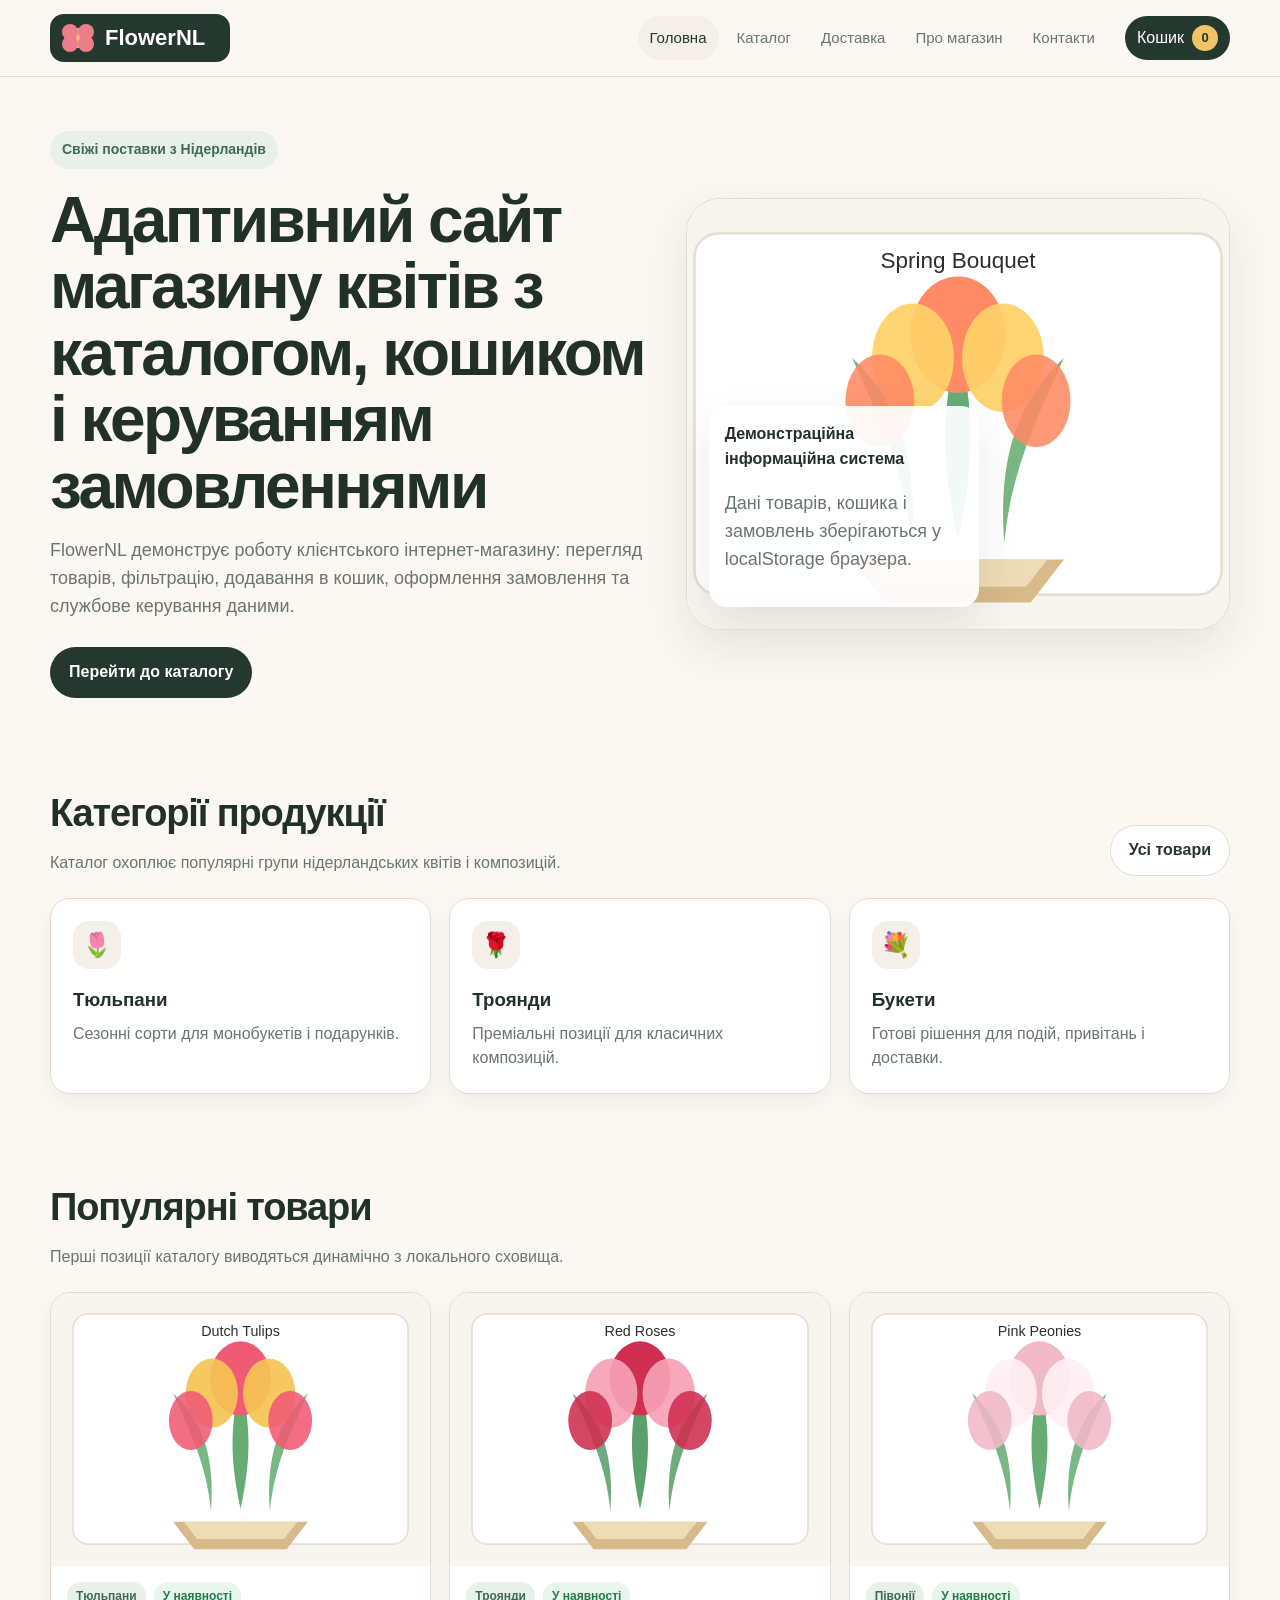
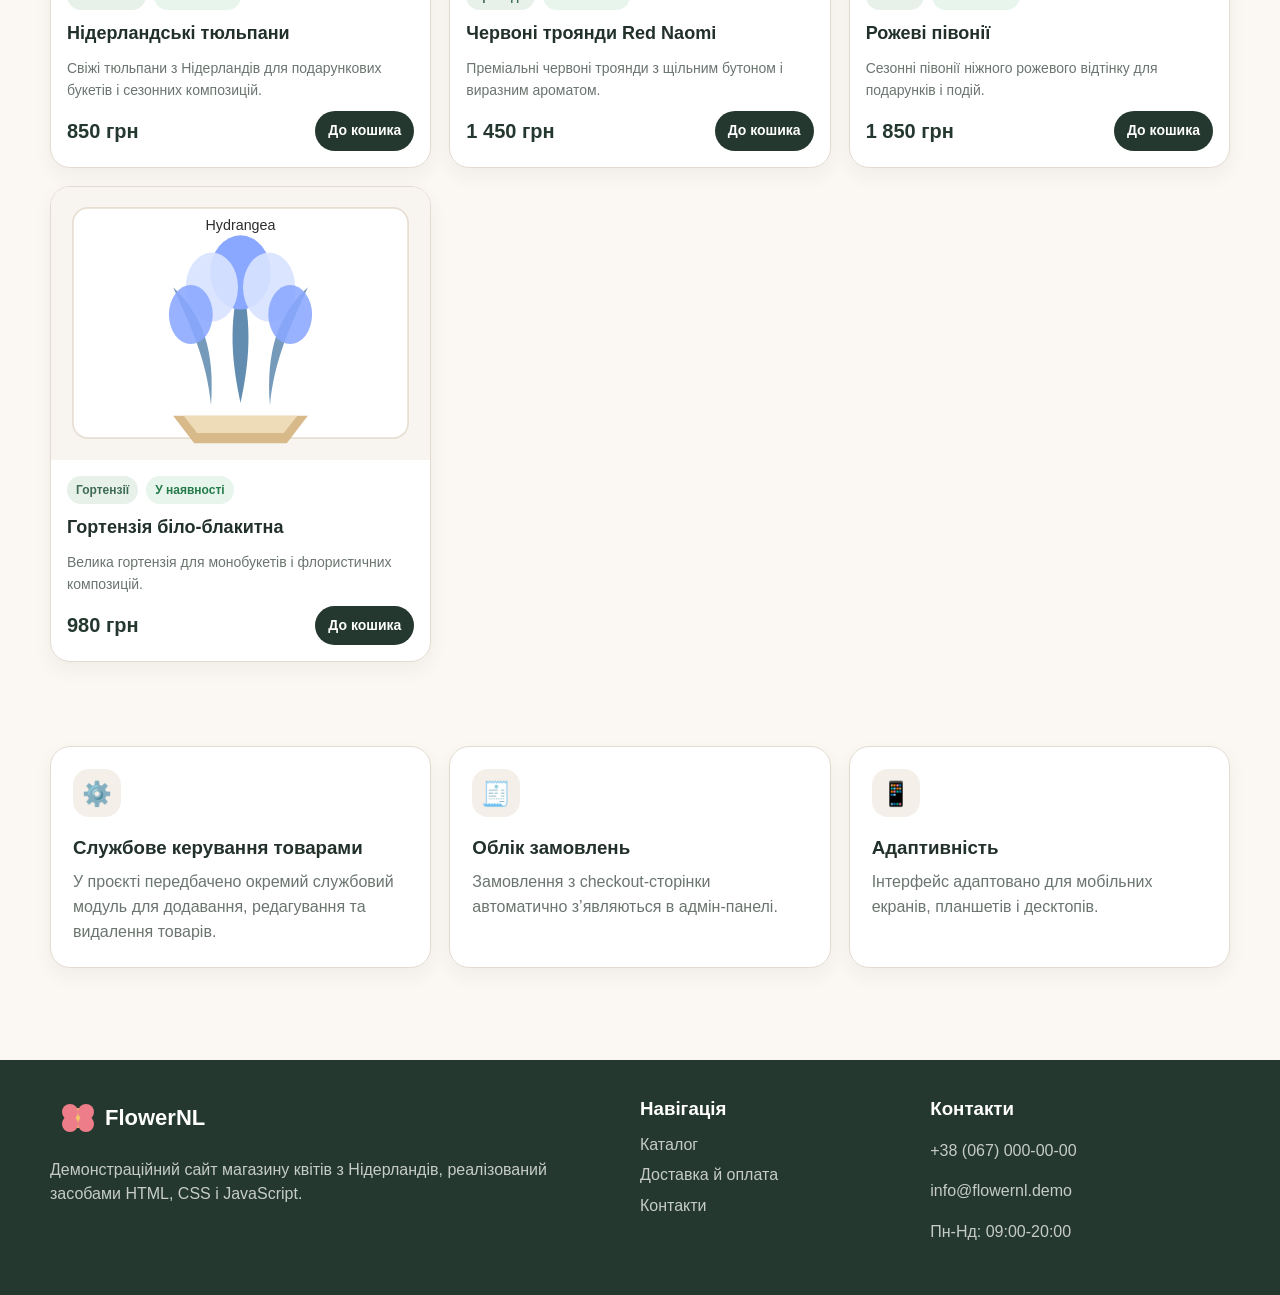
<file: index.html>
<!doctype html>
<html lang="uk">
<head>
  <meta charset="utf-8">
  <meta name="viewport" content="width=device-width, initial-scale=1">
  <title>FlowerNL – магазин квітів з Нідерландів</title>
  <meta name="description" content="Адаптивний сайт магазину квітів з Нідерландів на HTML, CSS і JavaScript.">
  <link rel="stylesheet" href="css/style.css">
</head>
<body>
<header class="site-header">
  <div class="container header__inner">
    <a class="logo" href="index.html" aria-label="FlowerNL">
      <img src="img/logo.svg" alt="FlowerNL">
    </a>
    <button class="nav-toggle" type="button" aria-label="Відкрити меню" aria-expanded="false">
      <span></span><span></span><span></span>
    </button>
    <nav class="nav" aria-label="Головна навігація">
      <a class="nav__link is-active" href="index.html">Головна</a>
<a class="nav__link " href="catalog.html">Каталог</a>
<a class="nav__link " href="delivery.html">Доставка</a>
<a class="nav__link " href="about.html">Про магазин</a>
<a class="nav__link " href="contacts.html">Контакти</a>
    </nav>
    <a class="cart-link" href="cart.html" aria-label="Кошик">
      <span>Кошик</span>
      <strong data-cart-count>0</strong>
    </a>
  </div>
</header>
<main>

<section class="hero">
  <div class="container hero__grid">
    <div>
      <span class="eyebrow">Свіжі поставки з Нідерландів</span>
      <h1>Адаптивний сайт магазину квітів з каталогом, кошиком і керуванням замовленнями</h1>
      <p>FlowerNL демонструє роботу клієнтського інтернет-магазину: перегляд товарів, фільтрацію, додавання в кошик, оформлення замовлення та службове керування даними.</p>
      <div class="hero__actions">
        <a class="btn" href="catalog.html">Перейти до каталогу</a>
      </div>
    </div>
    <div class="hero__visual">
      <img src="img/product-5.svg" alt="Весняний букет Amsterdam">
      <div class="hero__badge">
        <strong>Демонстраційна інформаційна система</strong>
        <p>Дані товарів, кошика і замовлень зберігаються у localStorage браузера.</p>
      </div>
    </div>
  </div>
</section>

<section class="section">
  <div class="container">
    <div class="section__head">
      <div>
        <h2>Категорії продукції</h2>
        <p>Каталог охоплює популярні групи нідерландських квітів і композицій.</p>
      </div>
      <a class="btn btn--light" href="catalog.html">Усі товари</a>
    </div>
    <div class="cards-grid">
      <a class="category-card" href="catalog.html">
        <span>🌷</span>
        <h3>Тюльпани</h3>
        <p>Сезонні сорти для монобукетів і подарунків.</p>
      </a>
      <a class="category-card" href="catalog.html">
        <span>🌹</span>
        <h3>Троянди</h3>
        <p>Преміальні позиції для класичних композицій.</p>
      </a>
      <a class="category-card" href="catalog.html">
        <span>💐</span>
        <h3>Букети</h3>
        <p>Готові рішення для подій, привітань і доставки.</p>
      </a>
    </div>
  </div>
</section>

<section class="section">
  <div class="container">
    <div class="section__head">
      <div>
        <h2>Популярні товари</h2>
        <p>Перші позиції каталогу виводяться динамічно з локального сховища.</p>
      </div>
    </div>
    <div class="product-grid" data-home-products></div>
  </div>
</section>

<section class="section">
  <div class="container">
    <div class="cards-grid">
      <article class="feature-card">
        <span>⚙️</span>
        <h3>Службове керування товарами</h3>
        <p>У проєкті передбачено окремий службовий модуль для додавання, редагування та видалення товарів.</p>
      </article>
      <article class="feature-card">
        <span>🧾</span>
        <h3>Облік замовлень</h3>
        <p>Замовлення з checkout-сторінки автоматично з’являються в адмін-панелі.</p>
      </article>
      <article class="feature-card">
        <span>📱</span>
        <h3>Адаптивність</h3>
        <p>Інтерфейс адаптовано для мобільних екранів, планшетів і десктопів.</p>
      </article>
    </div>
  </div>
</section>
<script>
document.addEventListener("DOMContentLoaded", function () {
  const box = document.querySelector("[data-home-products]");
  if (!box) return;
  const products = Store.getProducts().slice(0, 4);
  box.innerHTML = products.map(product => `
    <article class="product-card">
      <a class="product-card__image" href="catalog.html?product=${product.id}">
        <img src="${product.image}" alt="${product.name}">
      </a>
      <div class="product-card__body">
        <div class="product-card__meta">
          <span class="badge">${product.categoryName}</span>
          ${product.inStock ? '<span class="badge badge--ok">У наявності</span>' : '<span class="badge badge--danger">Немає</span>'}
        </div>
        <h3>${product.name}</h3>
        <p>${product.description}</p>
        <div class="product-card__bottom">
          <span class="price">${Store.formatCurrency(product.price)}</span>
          <button class="btn btn--small" type="button" data-add-to-cart="${product.id}">До кошика</button>
        </div>
      </div>
    </article>
  `).join("");
});
</script>

</main>
<footer class="site-footer">
  <div class="container footer__grid">
    <div>
      <img class="footer__logo" src="img/logo.svg" alt="FlowerNL">
      <p>Демонстраційний сайт магазину квітів з Нідерландів, реалізований засобами HTML, CSS і JavaScript.</p>
    </div>
    <div>
      <h3>Навігація</h3>
      <a href="catalog.html">Каталог</a>
      <a href="delivery.html">Доставка й оплата</a>
      <a href="contacts.html">Контакти</a>
    </div>
    <div>
      <h3>Контакти</h3>
      <p>+38 (067) 000-00-00</p>
      <p>info@flowernl.demo</p>
      <p>Пн-Нд: 09:00-20:00</p>
    </div>
  </div>
</footer>
<script src="js/data.js"></script>
<script src="js/storage.js"></script>
<script src="js/main.js"></script>

</body>
</html>
</file>
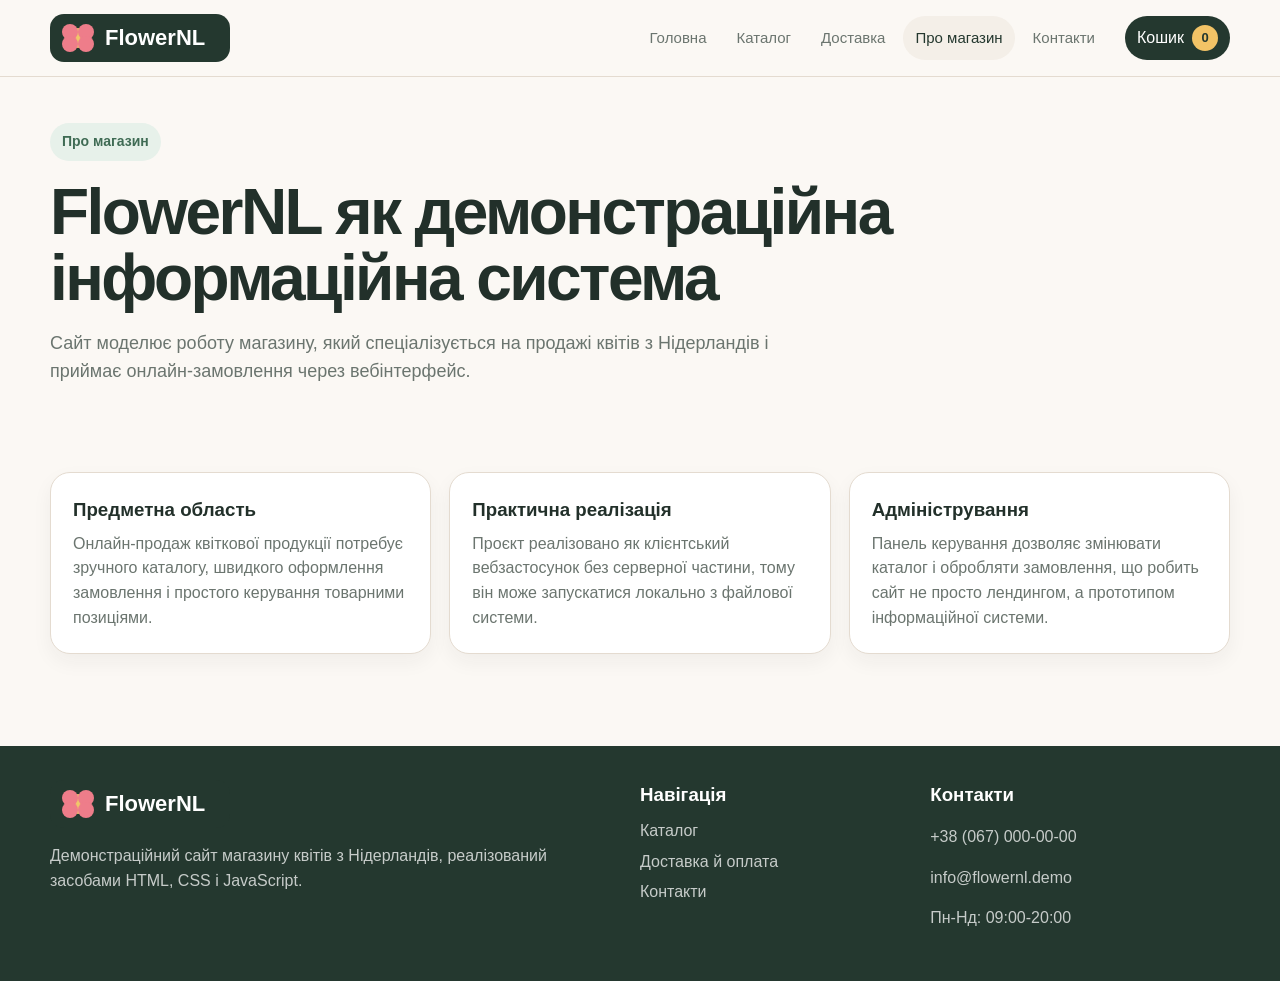
<file: about.html>
<!doctype html>
<html lang="uk">
<head>
  <meta charset="utf-8">
  <meta name="viewport" content="width=device-width, initial-scale=1">
  <title>Про магазин – FlowerNL</title>
  <meta name="description" content="Адаптивний сайт магазину квітів з Нідерландів на HTML, CSS і JavaScript.">
  <link rel="stylesheet" href="css/style.css">
</head>
<body>
<header class="site-header">
  <div class="container header__inner">
    <a class="logo" href="index.html" aria-label="FlowerNL">
      <img src="img/logo.svg" alt="FlowerNL">
    </a>
    <button class="nav-toggle" type="button" aria-label="Відкрити меню" aria-expanded="false">
      <span></span><span></span><span></span>
    </button>
    <nav class="nav" aria-label="Головна навігація">
      <a class="nav__link " href="index.html">Головна</a>
<a class="nav__link " href="catalog.html">Каталог</a>
<a class="nav__link " href="delivery.html">Доставка</a>
<a class="nav__link is-active" href="about.html">Про магазин</a>
<a class="nav__link " href="contacts.html">Контакти</a>
    </nav>
    <a class="cart-link" href="cart.html" aria-label="Кошик">
      <span>Кошик</span>
      <strong data-cart-count>0</strong>
    </a>
  </div>
</header>
<main>

<section class="page-hero">
  <div class="container">
    <span class="eyebrow">Про магазин</span>
    <h1>FlowerNL як демонстраційна інформаційна система</h1>
    <p>Сайт моделює роботу магазину, який спеціалізується на продажі квітів з Нідерландів і приймає онлайн-замовлення через вебінтерфейс.</p>
  </div>
</section>

<section class="section">
  <div class="container">
    <div class="cards-grid">
      <article class="info-card">
        <h3>Предметна область</h3>
        <p>Онлайн-продаж квіткової продукції потребує зручного каталогу, швидкого оформлення замовлення і простого керування товарними позиціями.</p>
      </article>
      <article class="info-card">
        <h3>Практична реалізація</h3>
        <p>Проєкт реалізовано як клієнтський вебзастосунок без серверної частини, тому він може запускатися локально з файлової системи.</p>
      </article>
      <article class="info-card">
        <h3>Адміністрування</h3>
        <p>Панель керування дозволяє змінювати каталог і обробляти замовлення, що робить сайт не просто лендингом, а прототипом інформаційної системи.</p>
      </article>
    </div>
  </div>
</section>

</main>
<footer class="site-footer">
  <div class="container footer__grid">
    <div>
      <img class="footer__logo" src="img/logo.svg" alt="FlowerNL">
      <p>Демонстраційний сайт магазину квітів з Нідерландів, реалізований засобами HTML, CSS і JavaScript.</p>
    </div>
    <div>
      <h3>Навігація</h3>
      <a href="catalog.html">Каталог</a>
      <a href="delivery.html">Доставка й оплата</a>
      <a href="contacts.html">Контакти</a>
    </div>
    <div>
      <h3>Контакти</h3>
      <p>+38 (067) 000-00-00</p>
      <p>info@flowernl.demo</p>
      <p>Пн-Нд: 09:00-20:00</p>
    </div>
  </div>
</footer>
<script src="js/data.js"></script>
<script src="js/storage.js"></script>
<script src="js/main.js"></script>

</body>
</html>
</file>
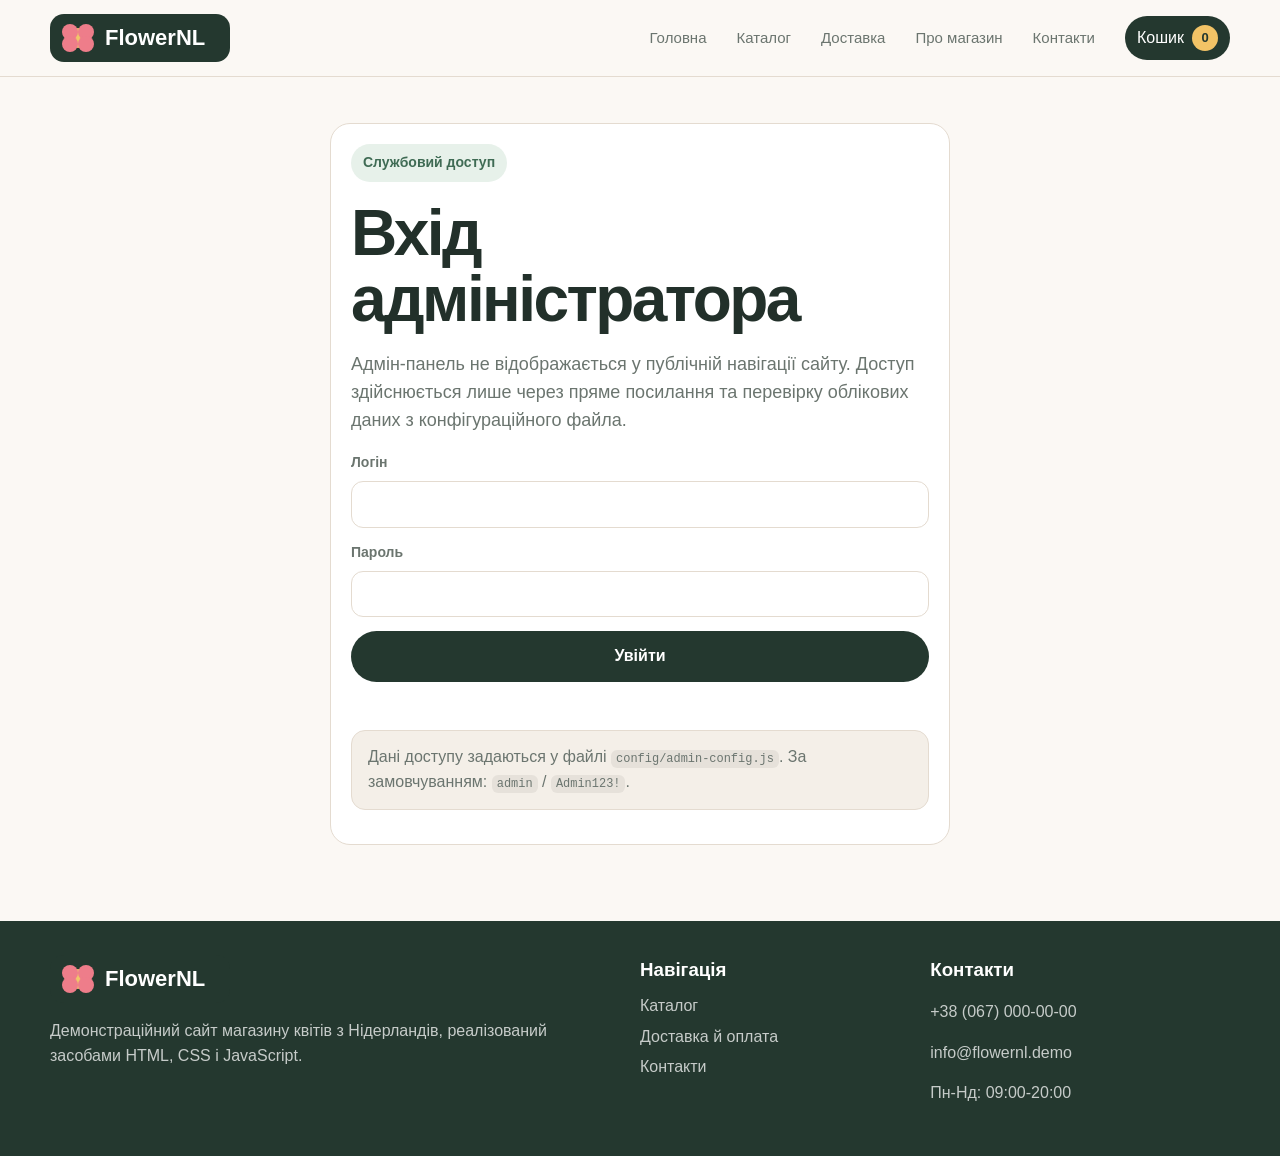
<file: admin-dashboard.html>
<!doctype html>
<html lang="uk">
<head>
  <meta charset="utf-8">
  <meta name="viewport" content="width=device-width, initial-scale=1">
  <title>Адмін-панель – FlowerNL</title>
  <meta name="description" content="Панель адміністратора сайту FlowerNL для керування товарами та замовленнями.">
  <link rel="stylesheet" href="css/style.css">
</head>
<body class="admin-page">
<header class="site-header">
  <div class="container header__inner">
    <a class="logo" href="index.html" aria-label="FlowerNL">
      <img src="img/logo.svg" alt="FlowerNL">
    </a>
    <button class="nav-toggle" type="button" aria-label="Відкрити меню" aria-expanded="false">
      <span></span><span></span><span></span>
    </button>
    <nav class="nav" aria-label="Головна навігація">
      <a class="nav__link" href="index.html">Головна</a>
      <a class="nav__link" href="catalog.html">Каталог</a>
      <a class="nav__link" href="delivery.html">Доставка</a>
      <a class="nav__link" href="about.html">Про магазин</a>
      <a class="nav__link" href="contacts.html">Контакти</a>
    </nav>
    <button class="btn btn--small btn--light" type="button" data-admin-logout>Вийти</button>
  </div>
</header>
<main>

<section class="page-hero">
  <div class="container">
    <span class="eyebrow">Закрита адмін-панель</span>
    <h1>Керування товарами та замовленнями</h1>
    <p>Панель адміністратора працює через localStorage, захищена клієнтською перевіркою логіна і пароля та не виводиться у публічній навігації сайту.</p>
    <div class="notice notice--muted">Навчальна статична реалізація: дані зберігаються у браузері, а облікові дані адміністратора задаються у файлі <code>config/admin-config.js</code>.</div>
  </div>
</section>

<section class="section">
  <div class="container admin-layout">
    <aside class="admin-sidebar panel">
      <h2>Розділи</h2>
      <div class="admin-tabs">
        <button class="admin-tab is-active" type="button" data-admin-tab="dashboard">Огляд</button>
        <button class="admin-tab" type="button" data-admin-tab="products">Товари</button>
        <button class="admin-tab" type="button" data-admin-tab="orders">Замовлення</button>
        <button class="admin-tab" type="button" data-admin-tab="settings">Дані</button>
      </div>
    </aside>

    <div>
      <section class="admin-section is-active" data-admin-section="dashboard">
        <h2 class="block-title">Огляд системи</h2>
        <div class="stats-grid" data-admin-stats></div>
      </section>

      <section class="admin-section" data-admin-section="products">
        <div class="section__head">
          <div>
            <h2>Товари</h2>
            <p>Додавання, редагування, видалення позицій каталогу та завантаження зображень у різних форматах.</p>
          </div>
          <button class="btn" type="button" data-add-product>Додати товар</button>
        </div>
        <div class="table-wrap">
          <table class="table">
            <thead>
              <tr>
                <th>Фото</th>
                <th>Назва</th>
                <th>Ціна</th>
                <th>Кількість</th>
                <th>Статус</th>
                <th>Дії</th>
              </tr>
            </thead>
            <tbody data-admin-products></tbody>
          </table>
        </div>
      </section>

      <section class="admin-section" data-admin-section="orders">
        <div class="section__head">
          <div>
            <h2>Замовлення</h2>
            <p>Замовлення автоматично додаються після оформлення на сторінці checkout.</p>
          </div>
        </div>
        <div class="table-wrap">
          <table class="table">
            <thead>
              <tr>
                <th>Номер</th>
                <th>Клієнт</th>
                <th>Склад</th>
                <th>Сума</th>
                <th>Доставка</th>
                <th>Статус</th>
                <th>Дії</th>
              </tr>
            </thead>
            <tbody data-admin-orders></tbody>
          </table>
        </div>
      </section>

      <section class="admin-section" data-admin-section="settings">
        <h2 class="block-title">Службові дії</h2>
        <div class="panel settings-panel">
          <p>Цей блок потрібен для демонстрації керування початковими даними проєкту.</p>
          <div class="actions">
            <button class="btn btn--light" type="button" data-reset-products>Відновити початкові товари</button>
            <button class="btn btn--danger" type="button" data-clear-orders>Очистити замовлення</button>
          </div>
          <div class="notice notice--muted">
            Зображення, додані адміністратором, зберігаються у localStorage як Data URL. Для стабільної роботи бажано використовувати оптимізовані файли до 2 МБ.
          </div>
        </div>
      </section>
    </div>
  </div>
</section>

<div class="modal" data-product-editor>
  <div class="modal__dialog">
    <div class="modal__head">
      <h2 data-editor-title>Додавання товару</h2>
      <button class="close-btn" type="button" data-close-editor aria-label="Закрити">×</button>
    </div>
    <form data-product-form>
      <div class="form-grid">
        <div class="field">
          <label>Назва</label>
          <input class="input" name="name" required>
        </div>
        <div class="field">
          <label>Категорія</label>
          <select class="select" name="category" required></select>
        </div>
        <div class="field">
          <label>Ціна, грн</label>
          <input class="input" name="price" type="number" min="1" required>
        </div>
        <div class="field">
          <label>Кількість</label>
          <input class="input" name="quantity" type="number" min="0" required>
        </div>
        <div class="field is-full">
          <label>Зображення товару</label>
          <div class="image-upload">
            <img data-image-preview src="img/product-1.svg" alt="Попередній перегляд зображення">
            <div>
              <input class="input" name="imageFile" type="file" accept="image/jpeg,image/png,image/webp,image/gif,image/svg+xml">
              <input name="image" type="hidden">
              <p class="field-hint">Підтримуються JPEG, PNG, WebP, GIF, SVG. Файл зберігається у браузері як Data URL.</p>
              <button class="btn btn--small btn--light" type="button" data-clear-image>Повернути стандартне фото</button>
            </div>
          </div>
        </div>
        <div class="field is-full">
          <label>Опис</label>
          <textarea class="textarea" name="description" required></textarea>
        </div>
        <div class="field is-full">
          <label>Догляд</label>
          <textarea class="textarea" name="care" required></textarea>
        </div>
        <label class="field is-full checkbox-field">
          <input name="inStock" type="checkbox">
          <span>Товар активний</span>
        </label>
      </div>
      <div style="margin-top:16px">
        <button class="btn" type="submit">Зберегти товар</button>
      </div>
    </form>
  </div>
</div>

</main>
<footer class="site-footer">
  <div class="container footer__grid">
    <div>
      <img class="footer__logo" src="img/logo.svg" alt="FlowerNL">
      <p>Демонстраційний сайт магазину квітів з Нідерландів, реалізований засобами HTML, CSS і JavaScript.</p>
    </div>
    <div>
      <h3>Навігація</h3>
      <a href="catalog.html">Каталог</a>
      <a href="delivery.html">Доставка й оплата</a>
      <a href="contacts.html">Контакти</a>
    </div>
    <div>
      <h3>Контакти</h3>
      <p>+38 (067) 000-00-00</p>
      <p>info@flowernl.demo</p>
      <p>Пн-Нд: 09:00-20:00</p>
    </div>
  </div>
</footer>
<script src="js/data.js"></script>
<script src="js/storage.js"></script>
<script src="js/main.js"></script>
<script src="config/admin-config.js"></script>
<script src="js/admin-auth.js"></script>
<script src="js/admin.js"></script>
</body>
</html>
</file>
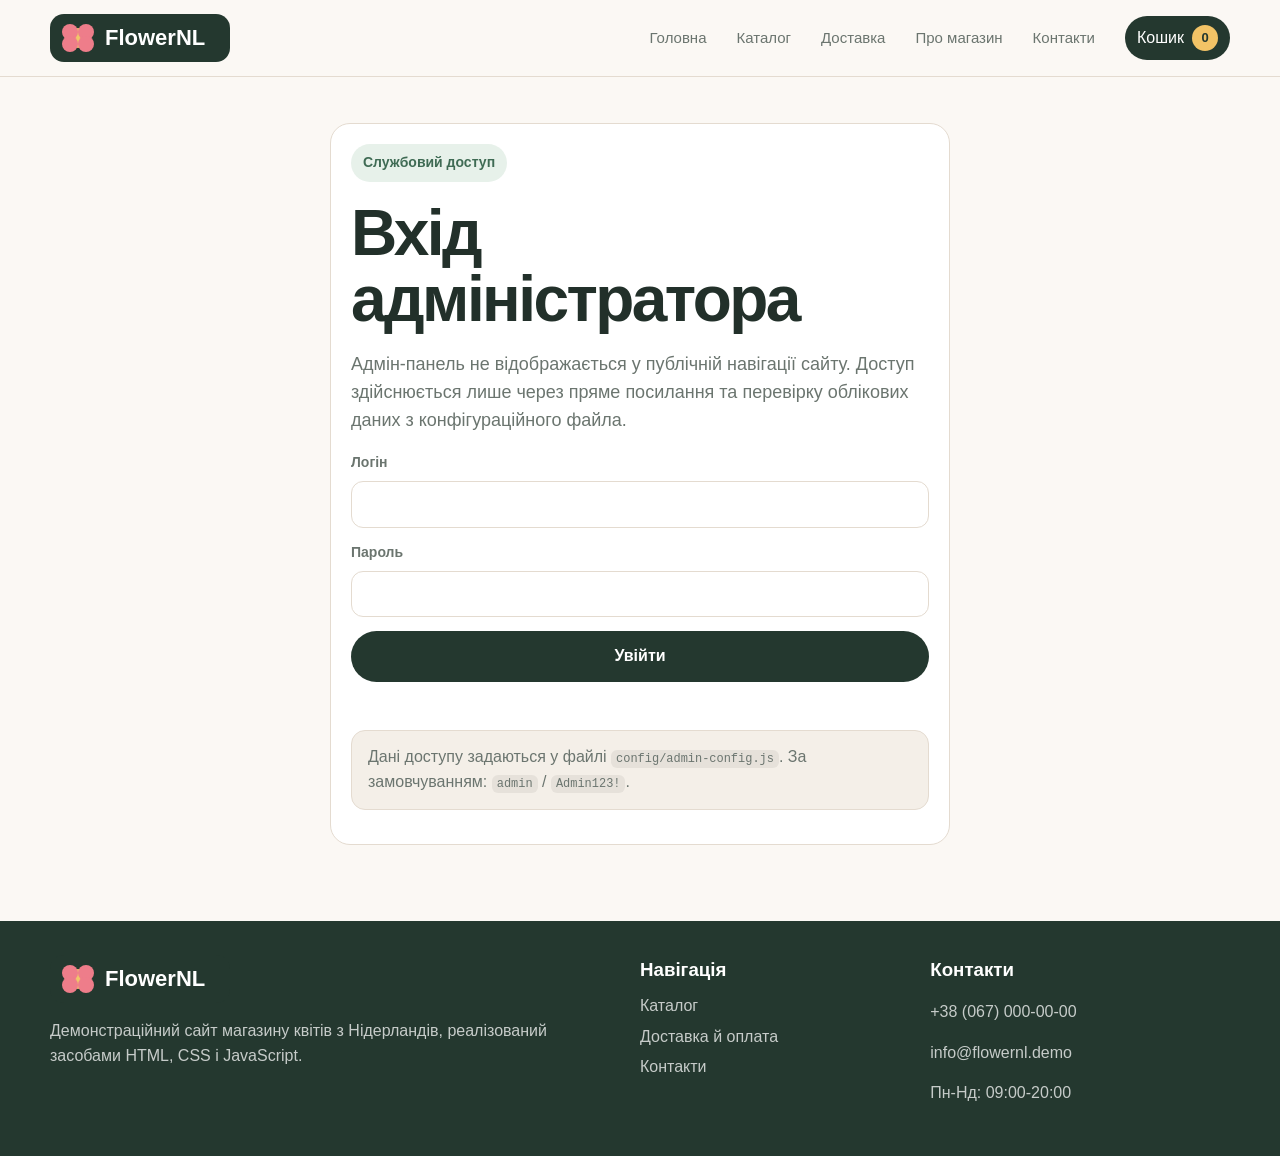
<file: admin-login.html>
<!doctype html>
<html lang="uk">
<head>
  <meta charset="utf-8">
  <meta name="viewport" content="width=device-width, initial-scale=1">
  <title>Вхід адміністратора – FlowerNL</title>
  <meta name="description" content="Службовий вхід адміністратора сайту FlowerNL.">
  <link rel="stylesheet" href="css/style.css">
</head>
<body>
<header class="site-header">
  <div class="container header__inner">
    <a class="logo" href="index.html" aria-label="FlowerNL">
      <img src="img/logo.svg" alt="FlowerNL">
    </a>
    <button class="nav-toggle" type="button" aria-label="Відкрити меню" aria-expanded="false">
      <span></span><span></span><span></span>
    </button>
    <nav class="nav" aria-label="Головна навігація">
      <a class="nav__link" href="index.html">Головна</a>
      <a class="nav__link" href="catalog.html">Каталог</a>
      <a class="nav__link" href="delivery.html">Доставка</a>
      <a class="nav__link" href="about.html">Про магазин</a>
      <a class="nav__link" href="contacts.html">Контакти</a>
    </nav>
    <a class="cart-link" href="cart.html" aria-label="Кошик">
      <span>Кошик</span>
      <strong data-cart-count>0</strong>
    </a>
  </div>
</header>
<main>
  <section class="page-hero admin-login-hero">
    <div class="container auth-wrap">
      <div class="auth-card panel">
        <span class="eyebrow">Службовий доступ</span>
        <h1>Вхід адміністратора</h1>
        <p>Адмін-панель не відображається у публічній навігації сайту. Доступ здійснюється лише через пряме посилання та перевірку облікових даних з конфігураційного файла.</p>
        <form data-admin-login-form class="auth-form">
          <div class="field">
            <label for="admin-login">Логін</label>
            <input class="input" id="admin-login" name="username" autocomplete="username" required>
          </div>
          <div class="field">
            <label for="admin-password">Пароль</label>
            <input class="input" id="admin-password" name="password" type="password" autocomplete="current-password" required>
          </div>
          <button class="btn" type="submit">Увійти</button>
          <p class="form-message" data-admin-login-message></p>
        </form>
        <div class="notice notice--muted">
          Дані доступу задаються у файлі <code>config/admin-config.js</code>. За замовчуванням: <code>admin</code> / <code>Admin123!</code>.
        </div>
      </div>
    </div>
  </section>
</main>
<footer class="site-footer">
  <div class="container footer__grid">
    <div>
      <img class="footer__logo" src="img/logo.svg" alt="FlowerNL">
      <p>Демонстраційний сайт магазину квітів з Нідерландів, реалізований засобами HTML, CSS і JavaScript.</p>
    </div>
    <div>
      <h3>Навігація</h3>
      <a href="catalog.html">Каталог</a>
      <a href="delivery.html">Доставка й оплата</a>
      <a href="contacts.html">Контакти</a>
    </div>
    <div>
      <h3>Контакти</h3>
      <p>+38 (067) 000-00-00</p>
      <p>info@flowernl.demo</p>
      <p>Пн-Нд: 09:00-20:00</p>
    </div>
  </div>
</footer>
<script src="js/data.js"></script>
<script src="js/storage.js"></script>
<script src="js/main.js"></script>
<script src="config/admin-config.js"></script>
<script src="js/admin-auth.js"></script>
<script>
document.addEventListener("DOMContentLoaded", () => {
  if (AdminAuth.isAuthenticated()) {
    window.location.href = "admin-dashboard.html";
    return;
  }

  const form = document.querySelector("[data-admin-login-form]");
  const message = document.querySelector("[data-admin-login-message]");

  form?.addEventListener("submit", async (event) => {
    event.preventDefault();
    const data = Object.fromEntries(new FormData(form).entries());
    message.textContent = "";

    try {
      const result = await AdminAuth.login(data.username.trim(), data.password);
      if (result.ok) {
        window.location.href = "admin-dashboard.html";
        return;
      }
      message.textContent = result.message;
      message.className = "form-message form-message--error";
    } catch (error) {
      message.textContent = error.message || "Помилка авторизації.";
      message.className = "form-message form-message--error";
    }
  });
});
</script>
</body>
</html>
</file>
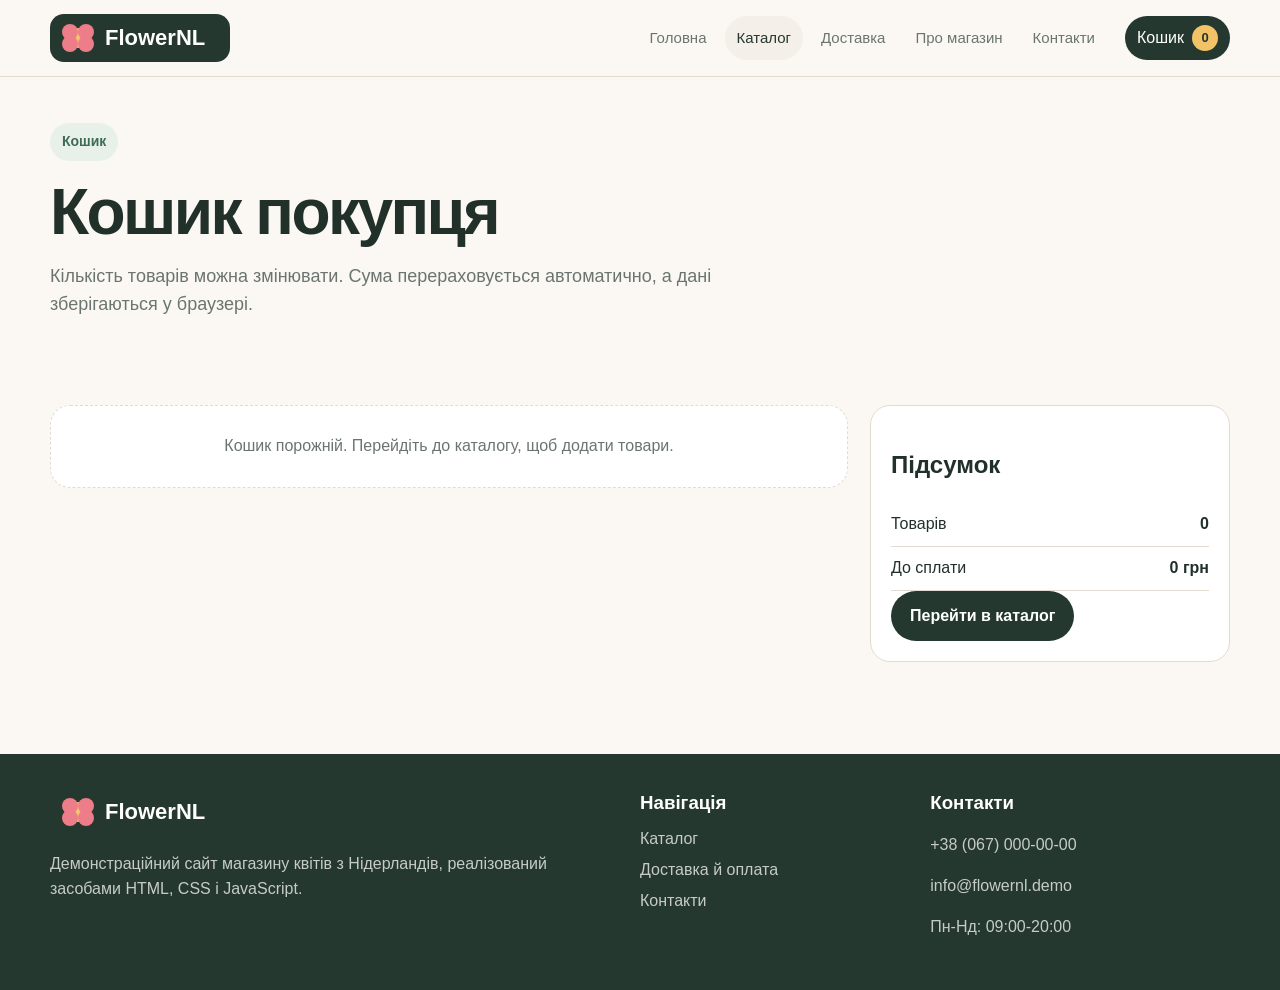
<file: cart.html>
<!doctype html>
<html lang="uk">
<head>
  <meta charset="utf-8">
  <meta name="viewport" content="width=device-width, initial-scale=1">
  <title>Кошик – FlowerNL</title>
  <meta name="description" content="Адаптивний сайт магазину квітів з Нідерландів на HTML, CSS і JavaScript.">
  <link rel="stylesheet" href="css/style.css">
</head>
<body>
<header class="site-header">
  <div class="container header__inner">
    <a class="logo" href="index.html" aria-label="FlowerNL">
      <img src="img/logo.svg" alt="FlowerNL">
    </a>
    <button class="nav-toggle" type="button" aria-label="Відкрити меню" aria-expanded="false">
      <span></span><span></span><span></span>
    </button>
    <nav class="nav" aria-label="Головна навігація">
      <a class="nav__link " href="index.html">Головна</a>
<a class="nav__link is-active" href="catalog.html">Каталог</a>
<a class="nav__link " href="delivery.html">Доставка</a>
<a class="nav__link " href="about.html">Про магазин</a>
<a class="nav__link " href="contacts.html">Контакти</a>
    </nav>
    <a class="cart-link" href="cart.html" aria-label="Кошик">
      <span>Кошик</span>
      <strong data-cart-count>0</strong>
    </a>
  </div>
</header>
<main>

<section class="page-hero">
  <div class="container">
    <span class="eyebrow">Кошик</span>
    <h1>Кошик покупця</h1>
    <p>Кількість товарів можна змінювати. Сума перераховується автоматично, а дані зберігаються у браузері.</p>
  </div>
</section>

<section class="section">
  <div class="container layout-two">
    <div class="cart-list" data-cart-list></div>
    <aside class="panel">
      <h2>Підсумок</h2>
      <div data-cart-summary></div>
    </aside>
  </div>
</section>

</main>
<footer class="site-footer">
  <div class="container footer__grid">
    <div>
      <img class="footer__logo" src="img/logo.svg" alt="FlowerNL">
      <p>Демонстраційний сайт магазину квітів з Нідерландів, реалізований засобами HTML, CSS і JavaScript.</p>
    </div>
    <div>
      <h3>Навігація</h3>
      <a href="catalog.html">Каталог</a>
      <a href="delivery.html">Доставка й оплата</a>
      <a href="contacts.html">Контакти</a>
    </div>
    <div>
      <h3>Контакти</h3>
      <p>+38 (067) 000-00-00</p>
      <p>info@flowernl.demo</p>
      <p>Пн-Нд: 09:00-20:00</p>
    </div>
  </div>
</footer>
<script src="js/data.js"></script>
<script src="js/storage.js"></script>
<script src="js/main.js"></script>
<script src="js/cart.js"></script>
</body>
</html>
</file>
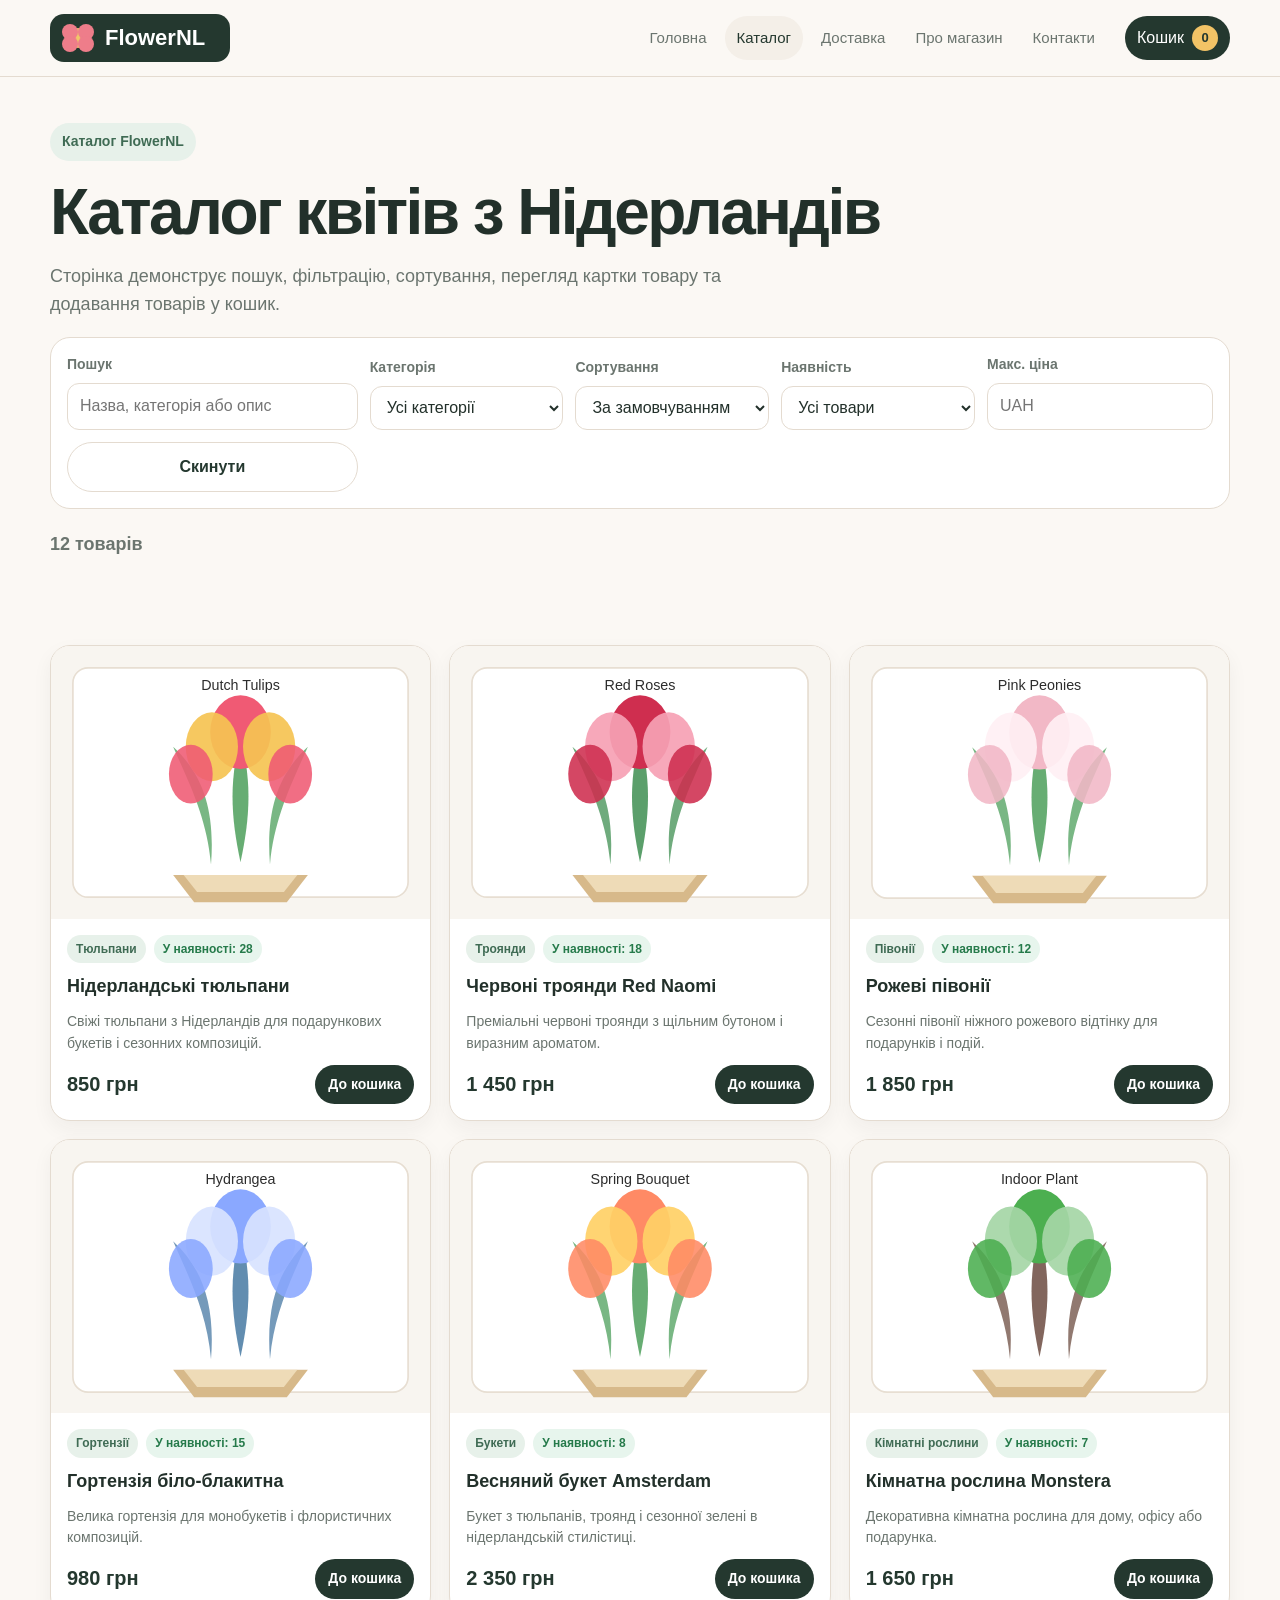
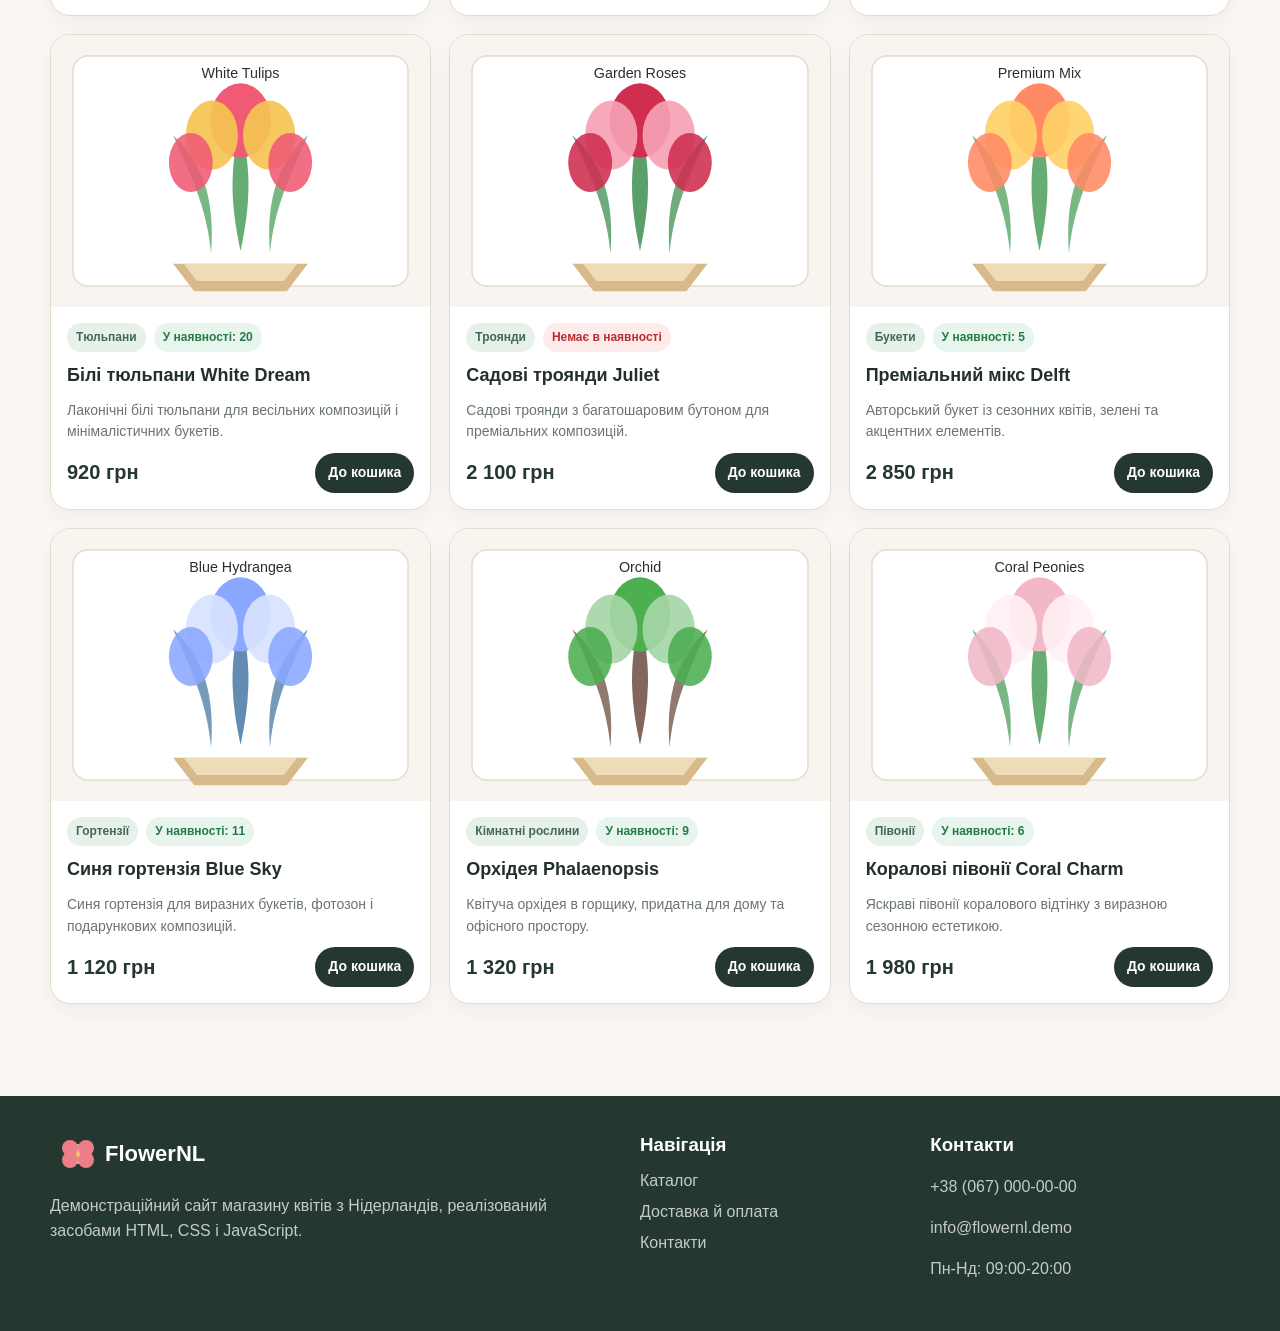
<file: catalog.html>
<!doctype html>
<html lang="uk">
<head>
  <meta charset="utf-8">
  <meta name="viewport" content="width=device-width, initial-scale=1">
  <title>Каталог – FlowerNL</title>
  <meta name="description" content="Адаптивний сайт магазину квітів з Нідерландів на HTML, CSS і JavaScript.">
  <link rel="stylesheet" href="css/style.css">
</head>
<body>
<header class="site-header">
  <div class="container header__inner">
    <a class="logo" href="index.html" aria-label="FlowerNL">
      <img src="img/logo.svg" alt="FlowerNL">
    </a>
    <button class="nav-toggle" type="button" aria-label="Відкрити меню" aria-expanded="false">
      <span></span><span></span><span></span>
    </button>
    <nav class="nav" aria-label="Головна навігація">
      <a class="nav__link " href="index.html">Головна</a>
<a class="nav__link is-active" href="catalog.html">Каталог</a>
<a class="nav__link " href="delivery.html">Доставка</a>
<a class="nav__link " href="about.html">Про магазин</a>
<a class="nav__link " href="contacts.html">Контакти</a>
    </nav>
    <a class="cart-link" href="cart.html" aria-label="Кошик">
      <span>Кошик</span>
      <strong data-cart-count>0</strong>
    </a>
  </div>
</header>
<main>

<section class="page-hero">
  <div class="container">
    <span class="eyebrow">Каталог FlowerNL</span>
    <h1>Каталог квітів з Нідерландів</h1>
    <p>Сторінка демонструє пошук, фільтрацію, сортування, перегляд картки товару та додавання товарів у кошик.</p>

    <div class="filters">
      <div class="field">
        <label for="search">Пошук</label>
        <input class="input" id="search" type="search" data-filter-query placeholder="Назва, категорія або опис">
      </div>
      <div class="field">
        <label for="category">Категорія</label>
        <select class="select" id="category" data-filter-category></select>
      </div>
      <div class="field">
        <label for="sort">Сортування</label>
        <select class="select" id="sort" data-filter-sort>
          <option value="default">За замовчуванням</option>
          <option value="price-asc">Ціна за зростанням</option>
          <option value="price-desc">Ціна за спаданням</option>
          <option value="name">За назвою</option>
        </select>
      </div>
      <div class="field">
        <label for="stock">Наявність</label>
        <select class="select" id="stock" data-filter-stock>
          <option value="all">Усі товари</option>
          <option value="in">Тільки в наявності</option>
        </select>
      </div>
      <div class="field">
        <label for="price">Макс. ціна</label>
        <input class="input" id="price" type="number" min="0" step="10" data-filter-price placeholder="UAH">
      </div>
      <button class="btn btn--light" type="button" data-reset-filters>Скинути</button>
    </div>

    <p><strong data-products-counter></strong></p>
  </div>
</section>

<section class="section">
  <div class="container">
    <div class="product-grid" data-products-grid></div>
  </div>
</section>

<div class="modal" data-product-modal>
  <div class="modal__dialog">
    <div class="modal__head">
      <h2>Деталі товару</h2>
      <button class="close-btn" type="button" data-close-modal aria-label="Закрити">×</button>
    </div>
    <div data-product-modal-content></div>
  </div>
</div>

</main>
<footer class="site-footer">
  <div class="container footer__grid">
    <div>
      <img class="footer__logo" src="img/logo.svg" alt="FlowerNL">
      <p>Демонстраційний сайт магазину квітів з Нідерландів, реалізований засобами HTML, CSS і JavaScript.</p>
    </div>
    <div>
      <h3>Навігація</h3>
      <a href="catalog.html">Каталог</a>
      <a href="delivery.html">Доставка й оплата</a>
      <a href="contacts.html">Контакти</a>
    </div>
    <div>
      <h3>Контакти</h3>
      <p>+38 (067) 000-00-00</p>
      <p>info@flowernl.demo</p>
      <p>Пн-Нд: 09:00-20:00</p>
    </div>
  </div>
</footer>
<script src="js/data.js"></script>
<script src="js/storage.js"></script>
<script src="js/main.js"></script>
<script src="js/catalog.js"></script>
</body>
</html>
</file>
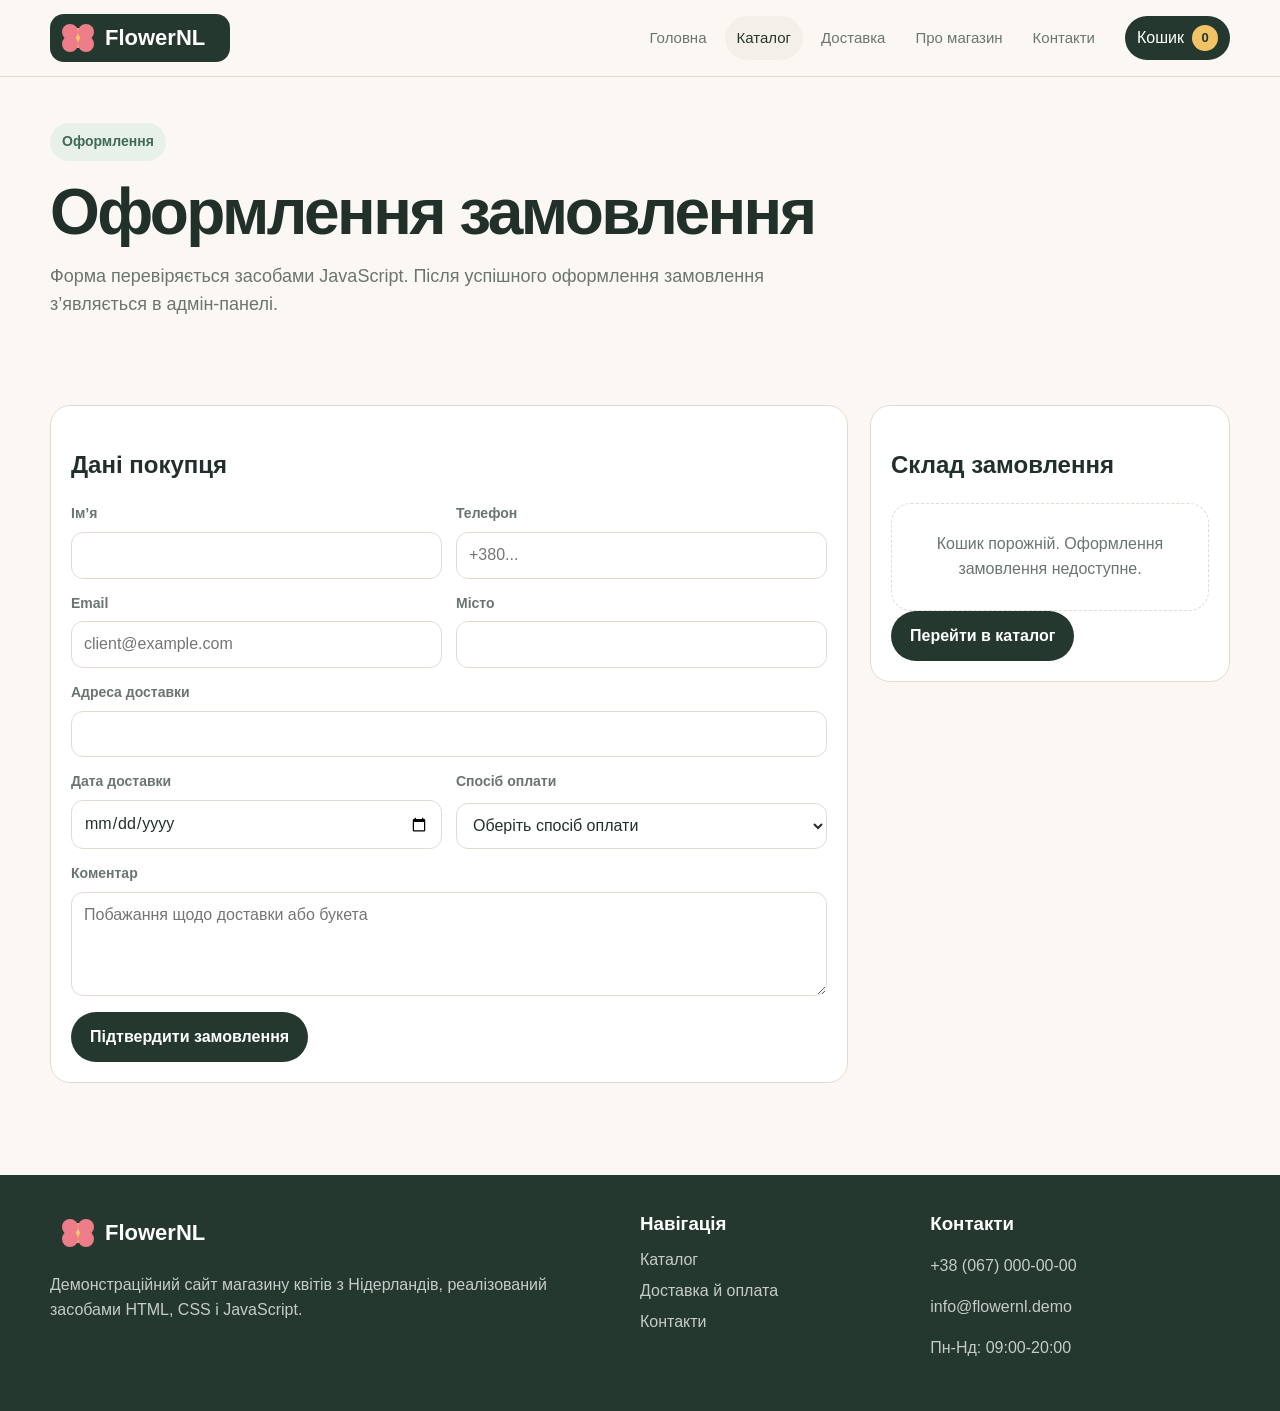
<file: checkout.html>
<!doctype html>
<html lang="uk">
<head>
  <meta charset="utf-8">
  <meta name="viewport" content="width=device-width, initial-scale=1">
  <title>Оформлення замовлення – FlowerNL</title>
  <meta name="description" content="Адаптивний сайт магазину квітів з Нідерландів на HTML, CSS і JavaScript.">
  <link rel="stylesheet" href="css/style.css">
</head>
<body>
<header class="site-header">
  <div class="container header__inner">
    <a class="logo" href="index.html" aria-label="FlowerNL">
      <img src="img/logo.svg" alt="FlowerNL">
    </a>
    <button class="nav-toggle" type="button" aria-label="Відкрити меню" aria-expanded="false">
      <span></span><span></span><span></span>
    </button>
    <nav class="nav" aria-label="Головна навігація">
      <a class="nav__link " href="index.html">Головна</a>
<a class="nav__link is-active" href="catalog.html">Каталог</a>
<a class="nav__link " href="delivery.html">Доставка</a>
<a class="nav__link " href="about.html">Про магазин</a>
<a class="nav__link " href="contacts.html">Контакти</a>
    </nav>
    <a class="cart-link" href="cart.html" aria-label="Кошик">
      <span>Кошик</span>
      <strong data-cart-count>0</strong>
    </a>
  </div>
</header>
<main>

<section class="page-hero">
  <div class="container">
    <span class="eyebrow">Оформлення</span>
    <h1>Оформлення замовлення</h1>
    <p>Форма перевіряється засобами JavaScript. Після успішного оформлення замовлення з’являється в адмін-панелі.</p>
  </div>
</section>

<section class="section">
  <div class="container layout-two">
    <form class="panel" data-checkout-form novalidate>
      <h2>Дані покупця</h2>
      <div class="form-grid">
        <div class="field">
          <label>Ім’я</label>
          <input class="input" name="customerName" autocomplete="name">
          <span class="error-message"></span>
        </div>
        <div class="field">
          <label>Телефон</label>
          <input class="input" name="phone" autocomplete="tel" placeholder="+380...">
          <span class="error-message"></span>
        </div>
        <div class="field">
          <label>Email</label>
          <input class="input" name="email" autocomplete="email" placeholder="client@example.com">
          <span class="error-message"></span>
        </div>
        <div class="field">
          <label>Місто</label>
          <input class="input" name="city" autocomplete="address-level2">
          <span class="error-message"></span>
        </div>
        <div class="field is-full">
          <label>Адреса доставки</label>
          <input class="input" name="address" autocomplete="street-address">
          <span class="error-message"></span>
        </div>
        <div class="field">
          <label>Дата доставки</label>
          <input class="input" name="deliveryDate" type="date">
          <span class="error-message"></span>
        </div>
        <div class="field">
          <label>Спосіб оплати</label>
          <select class="select" name="paymentMethod">
            <option value="">Оберіть спосіб оплати</option>
            <option>Оплата при отриманні</option>
            <option>Карткою кур’єру</option>
            <option>Онлайн-оплата</option>
          </select>
          <span class="error-message"></span>
        </div>
        <div class="field is-full">
          <label>Коментар</label>
          <textarea class="textarea" name="comment" placeholder="Побажання щодо доставки або букета"></textarea>
        </div>
      </div>
      <div style="margin-top:16px">
        <button class="btn" type="submit">Підтвердити замовлення</button>
      </div>
      <div data-order-result></div>
    </form>

    <aside class="panel">
      <h2>Склад замовлення</h2>
      <div data-checkout-summary></div>
    </aside>
  </div>
</section>

</main>
<footer class="site-footer">
  <div class="container footer__grid">
    <div>
      <img class="footer__logo" src="img/logo.svg" alt="FlowerNL">
      <p>Демонстраційний сайт магазину квітів з Нідерландів, реалізований засобами HTML, CSS і JavaScript.</p>
    </div>
    <div>
      <h3>Навігація</h3>
      <a href="catalog.html">Каталог</a>
      <a href="delivery.html">Доставка й оплата</a>
      <a href="contacts.html">Контакти</a>
    </div>
    <div>
      <h3>Контакти</h3>
      <p>+38 (067) 000-00-00</p>
      <p>info@flowernl.demo</p>
      <p>Пн-Нд: 09:00-20:00</p>
    </div>
  </div>
</footer>
<script src="js/data.js"></script>
<script src="js/storage.js"></script>
<script src="js/main.js"></script>
<script src="js/checkout.js"></script>
</body>
</html>
</file>
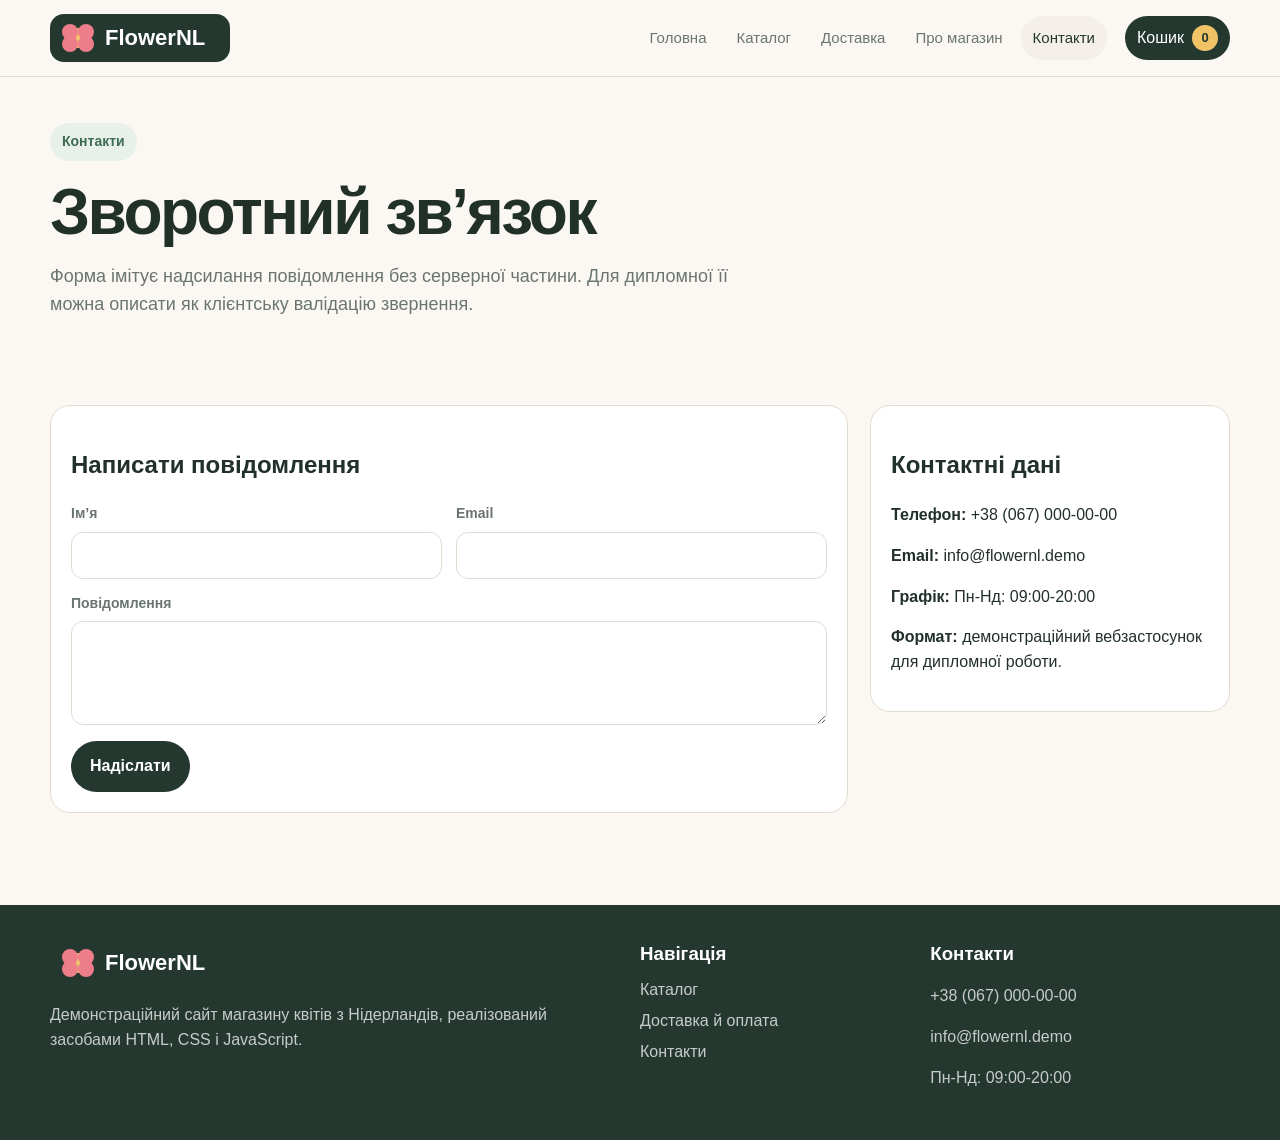
<file: contacts.html>
<!doctype html>
<html lang="uk">
<head>
  <meta charset="utf-8">
  <meta name="viewport" content="width=device-width, initial-scale=1">
  <title>Контакти – FlowerNL</title>
  <meta name="description" content="Адаптивний сайт магазину квітів з Нідерландів на HTML, CSS і JavaScript.">
  <link rel="stylesheet" href="css/style.css">
</head>
<body>
<header class="site-header">
  <div class="container header__inner">
    <a class="logo" href="index.html" aria-label="FlowerNL">
      <img src="img/logo.svg" alt="FlowerNL">
    </a>
    <button class="nav-toggle" type="button" aria-label="Відкрити меню" aria-expanded="false">
      <span></span><span></span><span></span>
    </button>
    <nav class="nav" aria-label="Головна навігація">
      <a class="nav__link " href="index.html">Головна</a>
<a class="nav__link " href="catalog.html">Каталог</a>
<a class="nav__link " href="delivery.html">Доставка</a>
<a class="nav__link " href="about.html">Про магазин</a>
<a class="nav__link is-active" href="contacts.html">Контакти</a>
    </nav>
    <a class="cart-link" href="cart.html" aria-label="Кошик">
      <span>Кошик</span>
      <strong data-cart-count>0</strong>
    </a>
  </div>
</header>
<main>

<section class="page-hero">
  <div class="container">
    <span class="eyebrow">Контакти</span>
    <h1>Зворотний зв’язок</h1>
    <p>Форма імітує надсилання повідомлення без серверної частини. Для дипломної її можна описати як клієнтську валідацію звернення.</p>
  </div>
</section>

<section class="section">
  <div class="container layout-two">
    <form class="panel" data-contact-form>
      <h2>Написати повідомлення</h2>
      <div class="form-grid">
        <div class="field">
          <label>Ім’я</label>
          <input class="input" name="name">
        </div>
        <div class="field">
          <label>Email</label>
          <input class="input" name="email" type="email">
        </div>
        <div class="field is-full">
          <label>Повідомлення</label>
          <textarea class="textarea" name="message"></textarea>
        </div>
      </div>
      <div style="margin-top:16px">
        <button class="btn" type="submit">Надіслати</button>
      </div>
      <div data-contact-result></div>
    </form>
    <aside class="panel">
      <h2>Контактні дані</h2>
      <p><strong>Телефон:</strong> +38 (067) 000-00-00</p>
      <p><strong>Email:</strong> info@flowernl.demo</p>
      <p><strong>Графік:</strong> Пн-Нд: 09:00-20:00</p>
      <p><strong>Формат:</strong> демонстраційний вебзастосунок для дипломної роботи.</p>
    </aside>
  </div>
</section>

</main>
<footer class="site-footer">
  <div class="container footer__grid">
    <div>
      <img class="footer__logo" src="img/logo.svg" alt="FlowerNL">
      <p>Демонстраційний сайт магазину квітів з Нідерландів, реалізований засобами HTML, CSS і JavaScript.</p>
    </div>
    <div>
      <h3>Навігація</h3>
      <a href="catalog.html">Каталог</a>
      <a href="delivery.html">Доставка й оплата</a>
      <a href="contacts.html">Контакти</a>
    </div>
    <div>
      <h3>Контакти</h3>
      <p>+38 (067) 000-00-00</p>
      <p>info@flowernl.demo</p>
      <p>Пн-Нд: 09:00-20:00</p>
    </div>
  </div>
</footer>
<script src="js/data.js"></script>
<script src="js/storage.js"></script>
<script src="js/main.js"></script>
<script src="js/contact.js"></script>
</body>
</html>
</file>
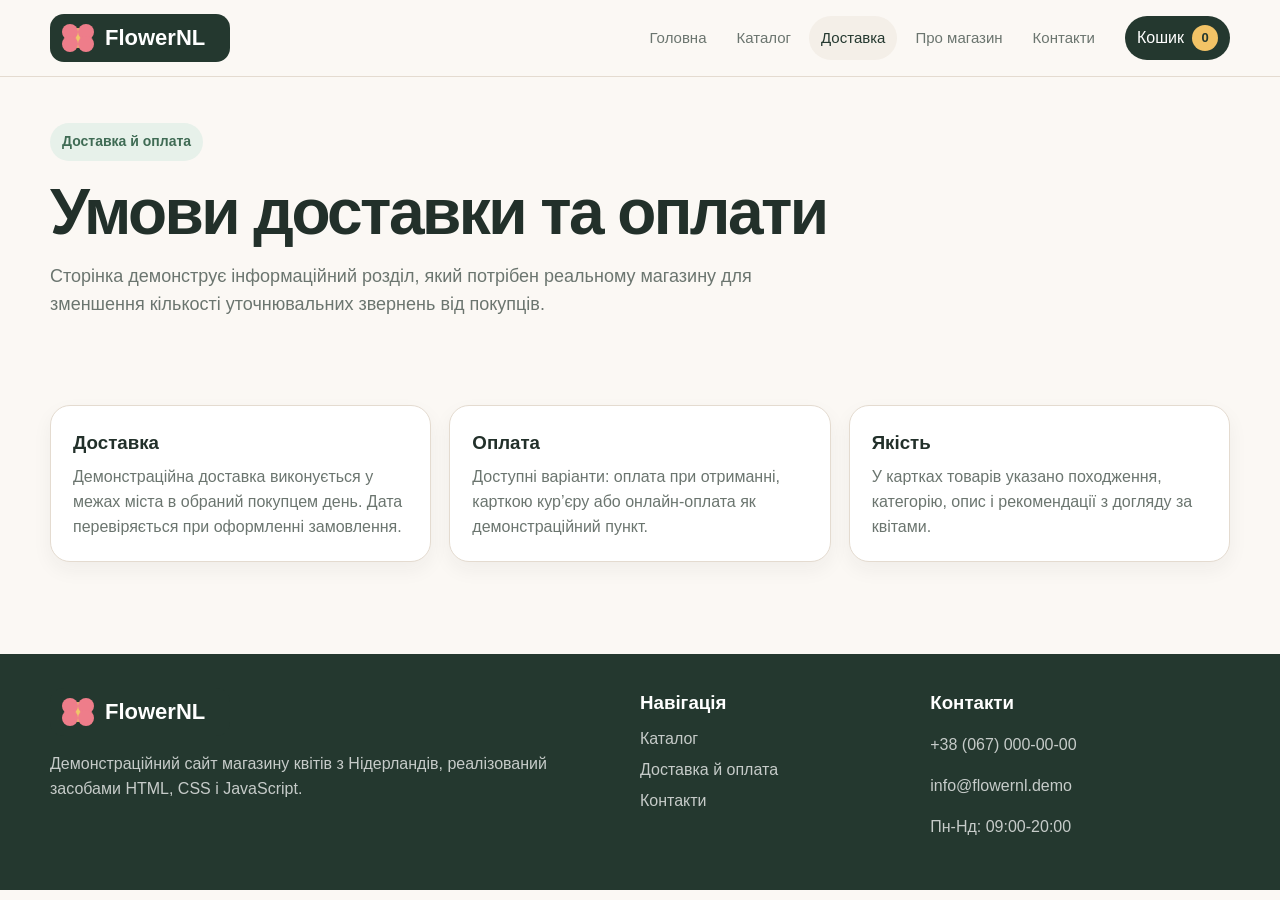
<file: delivery.html>
<!doctype html>
<html lang="uk">
<head>
  <meta charset="utf-8">
  <meta name="viewport" content="width=device-width, initial-scale=1">
  <title>Доставка й оплата – FlowerNL</title>
  <meta name="description" content="Адаптивний сайт магазину квітів з Нідерландів на HTML, CSS і JavaScript.">
  <link rel="stylesheet" href="css/style.css">
</head>
<body>
<header class="site-header">
  <div class="container header__inner">
    <a class="logo" href="index.html" aria-label="FlowerNL">
      <img src="img/logo.svg" alt="FlowerNL">
    </a>
    <button class="nav-toggle" type="button" aria-label="Відкрити меню" aria-expanded="false">
      <span></span><span></span><span></span>
    </button>
    <nav class="nav" aria-label="Головна навігація">
      <a class="nav__link " href="index.html">Головна</a>
<a class="nav__link " href="catalog.html">Каталог</a>
<a class="nav__link is-active" href="delivery.html">Доставка</a>
<a class="nav__link " href="about.html">Про магазин</a>
<a class="nav__link " href="contacts.html">Контакти</a>
    </nav>
    <a class="cart-link" href="cart.html" aria-label="Кошик">
      <span>Кошик</span>
      <strong data-cart-count>0</strong>
    </a>
  </div>
</header>
<main>

<section class="page-hero">
  <div class="container">
    <span class="eyebrow">Доставка й оплата</span>
    <h1>Умови доставки та оплати</h1>
    <p>Сторінка демонструє інформаційний розділ, який потрібен реальному магазину для зменшення кількості уточнювальних звернень від покупців.</p>
  </div>
</section>

<section class="section">
  <div class="container">
    <div class="cards-grid">
      <article class="info-card">
        <h3>Доставка</h3>
        <p>Демонстраційна доставка виконується у межах міста в обраний покупцем день. Дата перевіряється при оформленні замовлення.</p>
      </article>
      <article class="info-card">
        <h3>Оплата</h3>
        <p>Доступні варіанти: оплата при отриманні, карткою кур’єру або онлайн-оплата як демонстраційний пункт.</p>
      </article>
      <article class="info-card">
        <h3>Якість</h3>
        <p>У картках товарів указано походження, категорію, опис і рекомендації з догляду за квітами.</p>
      </article>
    </div>
  </div>
</section>

</main>
<footer class="site-footer">
  <div class="container footer__grid">
    <div>
      <img class="footer__logo" src="img/logo.svg" alt="FlowerNL">
      <p>Демонстраційний сайт магазину квітів з Нідерландів, реалізований засобами HTML, CSS і JavaScript.</p>
    </div>
    <div>
      <h3>Навігація</h3>
      <a href="catalog.html">Каталог</a>
      <a href="delivery.html">Доставка й оплата</a>
      <a href="contacts.html">Контакти</a>
    </div>
    <div>
      <h3>Контакти</h3>
      <p>+38 (067) 000-00-00</p>
      <p>info@flowernl.demo</p>
      <p>Пн-Нд: 09:00-20:00</p>
    </div>
  </div>
</footer>
<script src="js/data.js"></script>
<script src="js/storage.js"></script>
<script src="js/main.js"></script>

</body>
</html>
</file>
<file: css/style.css>
:root {
  --bg: #fbf8f4;
  --surface: #ffffff;
  --surface-2: #f4efe8;
  --text: #22302a;
  --muted: #6b756f;
  --line: #e4dbd0;
  --brand: #24382f;
  --brand-2: #3f6b54;
  --accent: #df6d78;
  --accent-2: #f2c366;
  --danger: #ba2d2d;
  --ok: #257a4a;
  --warning: #a66a00;
  --shadow: 0 18px 45px rgba(38, 47, 42, .10);
  --radius: 20px;
  --radius-sm: 12px;
  --container: 1180px;
}

* {
  box-sizing: border-box;
}

html {
  scroll-behavior: smooth;
  -webkit-text-size-adjust: 100%;
}

body {
  margin: 0;
  font-family: Arial, Helvetica, sans-serif;
  color: var(--text);
  background: var(--bg);
  line-height: 1.55;
  min-height: 100vh;
  overflow-x: hidden;
}

img {
  max-width: 100%;
  display: block;
  height: auto;
}

a {
  color: inherit;
  text-decoration: none;
}

button, input, select, textarea {
  font: inherit;
}

.container {
  width: min(100% - 32px, var(--container));
  margin: 0 auto;
}

.site-header {
  position: sticky;
  top: 0;
  z-index: 50;
  background: rgba(251, 248, 244, .94);
  backdrop-filter: blur(12px);
  border-bottom: 1px solid var(--line);
}

.header__inner {
  display: flex;
  align-items: center;
  min-height: 76px;
  gap: 18px;
}

.logo img {
  width: 180px;
  height: 48px;
}

.nav {
  display: flex;
  align-items: center;
  gap: 6px;
  margin-left: auto;
}

.nav__link {
  padding: 10px 12px;
  border-radius: 999px;
  font-size: 15px;
  color: var(--muted);
}

.nav__link:hover,
.nav__link.is-active {
  color: var(--brand);
  background: var(--surface-2);
}

.cart-link {
  display: inline-flex;
  align-items: center;
  gap: 8px;
  padding: 9px 12px;
  border-radius: 999px;
  background: var(--brand);
  color: #fff;
  white-space: nowrap;
}

.cart-link strong {
  display: grid;
  place-items: center;
  min-width: 26px;
  height: 26px;
  border-radius: 999px;
  color: var(--brand);
  background: var(--accent-2);
  font-size: 13px;
}

.nav-toggle {
  display: none;
  width: 44px;
  height: 44px;
  border: 1px solid var(--line);
  border-radius: 12px;
  background: var(--surface);
  margin-left: auto;
  padding: 9px;
}

.nav-toggle span {
  display: block;
  width: 100%;
  height: 2px;
  margin: 5px 0;
  background: var(--brand);
}

.hero {
  padding: 54px 0 44px;
}

.hero__grid {
  display: grid;
  grid-template-columns: 1.05fr .95fr;
  gap: 34px;
  align-items: center;
}

.eyebrow {
  display: inline-flex;
  align-items: center;
  gap: 8px;
  color: var(--brand-2);
  background: #e7f1ea;
  border-radius: 999px;
  padding: 8px 12px;
  font-weight: 700;
  font-size: 14px;
}

.hero h1,
.page-hero h1 {
  margin: 18px 0 16px;
  font-size: clamp(34px, 5vw, 64px);
  line-height: 1.04;
  letter-spacing: -.04em;
}

.hero p,
.page-hero p {
  color: var(--muted);
  font-size: 18px;
  max-width: 720px;
}

.hero__actions {
  display: flex;
  gap: 12px;
  flex-wrap: wrap;
  margin-top: 26px;
}

.btn {
  display: inline-flex;
  justify-content: center;
  align-items: center;
  gap: 8px;
  min-height: 46px;
  padding: 12px 18px;
  border: 1px solid transparent;
  border-radius: 999px;
  background: var(--brand);
  color: #fff;
  cursor: pointer;
  font-weight: 700;
  transition: transform .15s ease, box-shadow .15s ease, background .15s ease;
}

.btn:hover {
  transform: translateY(-1px);
  box-shadow: 0 12px 24px rgba(36, 56, 47, .16);
}

.btn--light {
  background: var(--surface);
  color: var(--brand);
  border-color: var(--line);
}

.btn--accent {
  background: var(--accent);
}

.btn--danger {
  background: var(--danger);
}

.btn--ghost {
  background: transparent;
  color: var(--brand);
  border-color: var(--line);
}

.btn--small {
  min-height: 36px;
  padding: 8px 12px;
  font-size: 14px;
}

.hero__visual {
  position: relative;
  border-radius: 34px;
  overflow: hidden;
  box-shadow: var(--shadow);
  border: 1px solid var(--line);
  background: var(--surface);
}

.hero__visual img {
  width: 100%;
  min-height: 430px;
  object-fit: cover;
}

.hero__badge {
  position: absolute;
  left: 22px;
  bottom: 22px;
  max-width: 270px;
  padding: 16px;
  border-radius: 18px;
  background: rgba(255, 255, 255, .92);
  box-shadow: var(--shadow);
}

.section {
  padding: 42px 0;
}

.section__head {
  display: flex;
  justify-content: space-between;
  align-items: end;
  gap: 20px;
  margin-bottom: 22px;
}

.section__head h2,
.block-title {
  margin: 0;
  font-size: clamp(26px, 3vw, 38px);
  letter-spacing: -.03em;
}

.section__head p {
  margin: 8px 0 0;
  color: var(--muted);
}

.cards-grid {
  display: grid;
  grid-template-columns: repeat(3, 1fr);
  gap: 18px;
}

.category-card,
.feature-card,
.info-card,
.product-card,
.admin-card,
.order-card {
  background: var(--surface);
  border: 1px solid var(--line);
  border-radius: var(--radius);
  box-shadow: 0 8px 20px rgba(38, 47, 42, .05);
}

.category-card,
.feature-card,
.info-card {
  padding: 22px;
}

.category-card span,
.feature-card span {
  display: grid;
  place-items: center;
  width: 48px;
  height: 48px;
  border-radius: 16px;
  background: var(--surface-2);
  font-size: 24px;
  margin-bottom: 16px;
}

.category-card h3,
.feature-card h3,
.info-card h3 {
  margin: 0 0 8px;
}

.category-card p,
.feature-card p,
.info-card p {
  color: var(--muted);
  margin: 0;
}

.product-grid {
  display: grid;
  grid-template-columns: repeat(4, 1fr);
  gap: 18px;
}

.product-card {
  overflow: hidden;
  display: flex;
  flex-direction: column;
  min-height: 100%;
}

.product-card__image {
  aspect-ratio: 1.28 / .92;
  background: var(--surface-2);
  overflow: hidden;
}

.product-card__image img {
  width: 100%;
  height: 100%;
  object-fit: cover;
}

.product-card__body {
  padding: 16px;
  display: flex;
  flex-direction: column;
  gap: 10px;
  flex: 1;
}

.product-card__meta {
  display: flex;
  gap: 8px;
  flex-wrap: wrap;
  align-items: center;
}

.badge {
  display: inline-flex;
  align-items: center;
  border-radius: 999px;
  padding: 5px 9px;
  font-size: 12px;
  color: var(--brand-2);
  background: #e7f1ea;
  font-weight: 700;
}

.badge--muted {
  color: var(--muted);
  background: var(--surface-2);
}

.badge--danger {
  color: var(--danger);
  background: #feecec;
}

.badge--warning {
  color: var(--warning);
  background: #fff3d7;
}

.badge--ok {
  color: var(--ok);
  background: #e7f5ed;
}

.product-card h3 {
  margin: 0;
  font-size: 18px;
}

.product-card p {
  margin: 0;
  color: var(--muted);
  font-size: 14px;
}

.product-card__bottom {
  display: flex;
  justify-content: space-between;
  align-items: center;
  gap: 12px;
  margin-top: auto;
}

.price {
  font-weight: 800;
  color: var(--brand);
  font-size: 20px;
}

.page-hero {
  padding: 46px 0 26px;
}

.filters {
  background: var(--surface);
  border: 1px solid var(--line);
  border-radius: var(--radius);
  padding: 16px;
  margin: 18px 0 22px;
  display: grid;
  grid-template-columns: 1.5fr 1fr 1fr 1fr auto;
  gap: 12px;
  align-items: end;
}

.field {
  display: grid;
  gap: 7px;
}

.field label {
  font-size: 14px;
  color: var(--muted);
  font-weight: 700;
}

.input,
.select,
.textarea {
  width: 100%;
  min-height: 44px;
  border: 1px solid var(--line);
  background: var(--surface);
  border-radius: 12px;
  padding: 10px 12px;
  color: var(--text);
  outline: none;
}

.textarea {
  min-height: 104px;
  resize: vertical;
}

.input:focus,
.select:focus,
.textarea:focus {
  border-color: var(--brand-2);
  box-shadow: 0 0 0 3px rgba(63, 107, 84, .12);
}

.layout-two {
  display: grid;
  grid-template-columns: 1fr 360px;
  gap: 22px;
  align-items: start;
}

.panel {
  background: var(--surface);
  border: 1px solid var(--line);
  border-radius: var(--radius);
  padding: 20px;
}

.cart-list {
  display: grid;
  gap: 14px;
}

.cart-item {
  display: grid;
  grid-template-columns: 120px 1fr auto;
  gap: 14px;
  align-items: center;
  background: var(--surface);
  border: 1px solid var(--line);
  border-radius: var(--radius);
  padding: 12px;
}

.cart-item img {
  width: 120px;
  height: 88px;
  object-fit: cover;
  border-radius: 14px;
  background: var(--surface-2);
}

.cart-item h3 {
  margin: 0 0 4px;
}

.cart-item p {
  margin: 0;
  color: var(--muted);
}

.qty {
  display: inline-flex;
  align-items: center;
  gap: 8px;
  margin-top: 12px;
}

.qty button {
  width: 34px;
  height: 34px;
  border-radius: 10px;
  border: 1px solid var(--line);
  background: var(--surface-2);
  cursor: pointer;
}

.summary-row {
  display: flex;
  justify-content: space-between;
  gap: 16px;
  padding: 9px 0;
  border-bottom: 1px solid var(--line);
}

.summary-row:last-child {
  border-bottom: 0;
  font-weight: 800;
  font-size: 20px;
}

.form-grid {
  display: grid;
  grid-template-columns: repeat(2, 1fr);
  gap: 14px;
}

.form-grid .is-full {
  grid-column: 1 / -1;
}

.error-message {
  display: none;
  color: var(--danger);
  font-size: 13px;
}

.field.has-error .input,
.field.has-error .select,
.field.has-error .textarea {
  border-color: var(--danger);
}

.field.has-error .error-message {
  display: block;
}

.notice {
  padding: 14px 16px;
  border-radius: 14px;
  background: #e7f5ed;
  color: var(--ok);
  border: 1px solid #bfe3cf;
  margin: 14px 0;
}

.notice--warning {
  background: #fff6df;
  color: var(--warning);
  border-color: #f2d69c;
}

.empty {
  padding: 28px;
  text-align: center;
  color: var(--muted);
  background: var(--surface);
  border: 1px dashed var(--line);
  border-radius: var(--radius);
}

.admin-layout {
  display: grid;
  grid-template-columns: 230px 1fr;
  gap: 22px;
  align-items: start;
}

.admin-sidebar {
  position: sticky;
  top: 96px;
  display: grid;
  gap: 10px;
}

.admin-tabs {
  display: grid;
  gap: 8px;
}

.admin-tab {
  width: 100%;
  text-align: left;
  border: 1px solid var(--line);
  background: var(--surface);
  padding: 12px 14px;
  border-radius: 14px;
  cursor: pointer;
  font-weight: 700;
  color: var(--muted);
}

.admin-tab.is-active {
  background: var(--brand);
  color: #fff;
}

.admin-section {
  display: none;
}

.admin-section.is-active {
  display: block;
}

.stats-grid {
  display: grid;
  grid-template-columns: repeat(4, 1fr);
  gap: 14px;
  margin-bottom: 18px;
}

.stat-card {
  padding: 18px;
  background: var(--surface);
  border: 1px solid var(--line);
  border-radius: var(--radius);
}

.stat-card span {
  color: var(--muted);
  font-size: 14px;
}

.stat-card strong {
  display: block;
  font-size: 28px;
  margin-top: 6px;
}

.table-wrap {
  overflow-x: auto;
  background: var(--surface);
  border: 1px solid var(--line);
  border-radius: var(--radius);
}

.table {
  width: 100%;
  border-collapse: collapse;
  min-width: 860px;
}

.table th,
.table td {
  padding: 13px 12px;
  text-align: left;
  border-bottom: 1px solid var(--line);
  vertical-align: middle;
}

.table th {
  color: var(--muted);
  font-size: 13px;
  background: var(--surface-2);
}

.table tr:last-child td {
  border-bottom: 0;
}

.table img {
  width: 74px;
  height: 54px;
  border-radius: 10px;
  object-fit: cover;
}

.actions {
  display: flex;
  gap: 8px;
  flex-wrap: wrap;
}

.modal {
  position: fixed;
  inset: 0;
  z-index: 100;
  display: none;
  align-items: center;
  justify-content: center;
  padding: 22px;
  background: rgba(20, 28, 24, .55);
}

.modal.is-open {
  display: flex;
}

.modal__dialog {
  width: min(820px, 100%);
  max-height: 90vh;
  overflow: auto;
  background: var(--surface);
  border-radius: 24px;
  padding: 22px;
  box-shadow: var(--shadow);
}

.modal__head {
  display: flex;
  justify-content: space-between;
  align-items: center;
  gap: 14px;
  margin-bottom: 14px;
}

.close-btn {
  width: 42px;
  height: 42px;
  border: 1px solid var(--line);
  background: var(--surface-2);
  border-radius: 12px;
  cursor: pointer;
  font-size: 22px;
}

.site-footer {
  margin-top: 50px;
  padding: 34px 0;
  background: var(--brand);
  color: #fff;
}

.footer__grid {
  display: grid;
  grid-template-columns: 1.5fr .7fr .8fr;
  gap: 28px;
}

.footer__logo {
  width: 180px;
  margin-bottom: 14px;
}

.site-footer p,
.site-footer a {
  color: rgba(255,255,255,.74);
}

.site-footer a {
  display: block;
  margin: 6px 0;
}

.site-footer h3 {
  margin: 0 0 10px;
}

/* ============================================================
   АДАПТИВНІСТЬ
   Брейкпоінти:
     ≥ 1400px – великі десктопи
     ≤ 1280px – малі десктопи / великі ноутбуки
     ≤ 1040px – планшети-альбом
     ≤  900px – планшети
     ≤  720px – малі планшети / великі телефони (landscape)
     ≤  560px – телефони (portrait)
     ≤  400px – малі телефони
     ≤  360px – дуже малі екрани
   ============================================================ */

/* Великі екрани – трохи ширший контейнер */
@media (min-width: 1400px) {
  :root {
    --container: 1280px;
  }
}

/* Малі десктопи / великі ноутбуки */
@media (max-width: 1280px) {
  .product-grid {
    grid-template-columns: repeat(3, 1fr);
  }
}

/* Планшети-альбом */
@media (max-width: 1040px) {
  .hero {
    padding: 44px 0 36px;
  }

  .hero__grid {
    gap: 26px;
  }

  .hero__visual img {
    min-height: 380px;
  }

  .product-grid {
    grid-template-columns: repeat(3, 1fr);
  }

  .filters {
    grid-template-columns: repeat(2, 1fr);
  }

  .filters > .btn,
  .filters > button {
    grid-column: 1 / -1;
  }

  .layout-two,
  .admin-layout {
    grid-template-columns: 1fr;
  }

  .admin-sidebar {
    position: static;
  }

  .admin-tabs {
    grid-template-columns: repeat(4, 1fr);
  }

  .stats-grid {
    grid-template-columns: repeat(2, 1fr);
  }

  .section {
    padding: 36px 0;
  }
}

/* Планшети */
@media (max-width: 900px) {
  .header__inner {
    min-height: 72px;
    gap: 14px;
  }

  .cards-grid {
    grid-template-columns: repeat(2, 1fr);
  }

  .product-grid {
    grid-template-columns: repeat(2, 1fr);
  }

  .footer__grid {
    grid-template-columns: 1fr 1fr;
    gap: 22px;
  }

  .footer__grid > div:first-child {
    grid-column: 1 / -1;
  }
}

/* Малі планшети / великі телефони */
@media (max-width: 820px) {
  .header__inner {
    flex-wrap: wrap;
    min-height: 64px;
    gap: 12px;
  }

  .logo img {
    width: 156px;
    height: auto;
  }

  .nav-toggle {
    display: block;
    margin-left: auto;
    order: 2;
  }

  .nav {
    display: none;
    width: 100%;
    order: 10;
    flex-direction: column;
    align-items: stretch;
    padding-bottom: 14px;
    gap: 4px;
  }

  .nav.is-open {
    display: flex;
  }

  .nav__link {
    border-radius: 12px;
    padding: 12px 14px;
  }

  .cart-link {
    margin-left: 0;
    order: 3;
  }
}

/* Малі планшети / великі телефони – решта блоків */
@media (max-width: 720px) {
  .hero {
    padding: 36px 0 28px;
  }

  .hero__grid {
    grid-template-columns: 1fr;
    gap: 24px;
  }

  .hero__visual img {
    min-height: 320px;
  }

  .hero__badge {
    left: 16px;
    right: 16px;
    bottom: 16px;
    max-width: none;
    padding: 14px;
  }

  .section__head {
    flex-direction: column;
    align-items: stretch;
    gap: 14px;
  }

  .cart-item {
    grid-template-columns: 92px 1fr;
    gap: 12px;
  }

  .cart-item img {
    width: 92px;
    height: 80px;
  }

  .cart-item > .actions {
    grid-column: 1 / -1;
  }

  .form-grid {
    grid-template-columns: 1fr;
  }

  .panel {
    padding: 16px;
  }

  .modal {
    padding: 14px;
  }

  .modal__dialog {
    padding: 18px;
    border-radius: 20px;
  }

  /* Адаптивні таблиці залишаються прокручуваними по горизонталі */
  .table {
    min-width: 720px;
    font-size: 14px;
  }

  .table th,
  .table td {
    padding: 10px 10px;
  }

  .table img {
    width: 60px;
    height: 44px;
  }
}

/* Телефони (portrait) */
@media (max-width: 560px) {
  .container {
    width: min(100% - 24px, var(--container));
  }

  .site-header {
    backdrop-filter: blur(8px);
  }

  .hero {
    padding: 26px 0 22px;
  }

  .hero h1,
  .page-hero h1 {
    font-size: clamp(26px, 7vw, 34px);
  }

  .hero p,
  .page-hero p {
    font-size: 16px;
  }

  .hero__visual {
    border-radius: 24px;
    overflow: hidden;
  }

  .hero__visual img {
    min-height: 240px;
  }

  .hero__actions {
    flex-direction: column;
    align-items: stretch;
    gap: 10px;
  }

  .hero__actions .btn {
    width: 100%;
  }

  .section {
    padding: 28px 0;
  }

  .section__head h2,
  .block-title {
    font-size: clamp(22px, 6vw, 28px);
  }

  .cards-grid,
  .product-grid,
  .filters,
  .stats-grid,
  .admin-tabs {
    grid-template-columns: 1fr;
  }

  .filters {
    padding: 14px;
    gap: 10px;
  }

  .filters > .btn,
  .filters > button {
    grid-column: auto;
    width: 100%;
  }

  .product-card__bottom {
    align-items: stretch;
    flex-direction: column;
    gap: 10px;
  }

  .product-card__bottom .btn {
    width: 100%;
  }

  .hero__badge {
    position: static;
    border-radius: 0 0 24px 24px;
    max-width: none;
    box-shadow: none;
    border-top: 1px solid var(--line);
  }

  .category-card,
  .feature-card,
  .info-card {
    padding: 18px;
  }

  .stat-card {
    padding: 16px;
  }

  .stat-card strong {
    font-size: 24px;
  }

  .panel {
    padding: 14px;
    border-radius: 16px;
  }

  .cart-item {
    grid-template-columns: 1fr;
    padding: 14px;
    gap: 12px;
  }

  .cart-item img {
    width: 100%;
    height: 180px;
  }

  .qty {
    margin-top: 6px;
  }

  .summary-row:last-child {
    font-size: 18px;
  }

  .modal {
    padding: 0;
    align-items: stretch;
  }

  .modal__dialog {
    max-height: 100vh;
    max-height: 100dvh;
    width: 100%;
    border-radius: 0;
    padding: 16px;
  }

  .modal__head h2,
  .modal__head h3 {
    font-size: 20px;
    margin: 0;
  }

  .close-btn {
    width: 38px;
    height: 38px;
    font-size: 20px;
  }

  .admin-tab {
    padding: 11px 14px;
  }

  .site-footer {
    margin-top: 36px;
    padding: 28px 0;
  }

  .footer__grid {
    grid-template-columns: 1fr;
    gap: 18px;
  }

  .footer__grid > div:first-child {
    grid-column: auto;
  }

  .footer__logo {
    width: 156px;
  }

  .auth-card {
    padding: 18px;
  }
}

/* Малі телефони */
@media (max-width: 400px) {
  .container {
    width: min(100% - 20px, var(--container));
  }

  .logo img {
    width: 140px;
  }

  .nav-toggle {
    width: 40px;
    height: 40px;
    padding: 8px;
  }

  .cart-link {
    padding: 8px 11px;
    font-size: 14px;
    gap: 6px;
  }

  .cart-link strong {
    min-width: 22px;
    height: 22px;
    font-size: 12px;
  }

  .btn {
    padding: 11px 16px;
    font-size: 14px;
  }

  .btn--small {
    min-height: 34px;
    padding: 7px 11px;
    font-size: 13px;
  }

  .hero h1,
  .page-hero h1 {
    font-size: clamp(24px, 7.5vw, 30px);
  }

  .hero__visual img {
    min-height: 200px;
  }

  .product-card h3 {
    font-size: 17px;
  }

  .price {
    font-size: 18px;
  }

  .input,
  .select,
  .textarea {
    font-size: 16px; /* Запобігає zoom-in на iOS при фокусі */
  }

  .image-upload img {
    height: 160px;
  }
}

/* Дуже малі екрани */
@media (max-width: 360px) {
  .container {
    width: min(100% - 16px, var(--container));
  }

  .header__inner {
    gap: 8px;
  }

  .logo img {
    width: 124px;
  }

  .cart-link span {
    display: none;
  }

  .cart-link {
    padding: 7px 9px;
  }

  .hero h1,
  .page-hero h1 {
    font-size: 22px;
    letter-spacing: -.02em;
  }

  .panel,
  .filters,
  .cart-item {
    padding: 12px;
  }
}

/* Landscape-орієнтація на телефонах – скорочуємо вертикальні відступи */
@media (max-height: 500px) and (orientation: landscape) {
  .hero {
    padding: 22px 0 18px;
  }

  .hero__visual img {
    min-height: 220px;
  }

  .section {
    padding: 22px 0;
  }

  .modal__dialog {
    max-height: 96vh;
  }
}

/* Підтримка великих шрифтів у системі – уникаємо переповнення */
@media (max-width: 560px) {
  .nav__link,
  .admin-tab,
  .btn {
    word-break: break-word;
  }
}

/* Доступність – зменшені анімації для користувачів, що це обрали */
@media (prefers-reduced-motion: reduce) {
  *,
  *::before,
  *::after {
    animation-duration: .01ms !important;
    animation-iteration-count: 1 !important;
    transition-duration: .01ms !important;
    scroll-behavior: auto !important;
  }
}

.notice--muted {
  background: var(--surface-2);
  color: var(--muted);
  border-color: var(--line);
}

.auth-wrap {
  display: grid;
  place-items: center;
}

.auth-card {
  width: min(620px, 100%);
}

.auth-card h1 {
  margin-bottom: 10px;
}

.auth-form {
  display: grid;
  gap: 14px;
  margin-top: 18px;
}

.form-message {
  min-height: 20px;
  margin: 0;
  font-weight: 700;
}

.form-message--error {
  color: var(--danger);
}

.image-upload {
  display: grid;
  grid-template-columns: 160px 1fr;
  gap: 16px;
  align-items: start;
  padding: 14px;
  background: var(--surface-2);
  border: 1px solid var(--line);
  border-radius: 16px;
}

.image-upload img {
  width: 160px;
  height: 130px;
  object-fit: cover;
  border-radius: 14px;
  border: 1px solid var(--line);
  background: var(--surface);
}

.field-hint {
  margin: 8px 0 12px;
  color: var(--muted);
  font-size: 13px;
  line-height: 1.45;
}

.checkbox-field {
  display: flex;
  align-items: center;
  gap: 10px;
  padding: 8px 0;
}

.settings-panel {
  display: grid;
  gap: 14px;
}

code {
  padding: 2px 5px;
  border-radius: 6px;
  background: rgba(0, 0, 0, .06);
  font-size: .92em;
}

@media (max-width: 640px) {
  .image-upload {
    grid-template-columns: 1fr;
  }

  .image-upload img {
    width: 100%;
    height: 190px;
  }
}
</file>
